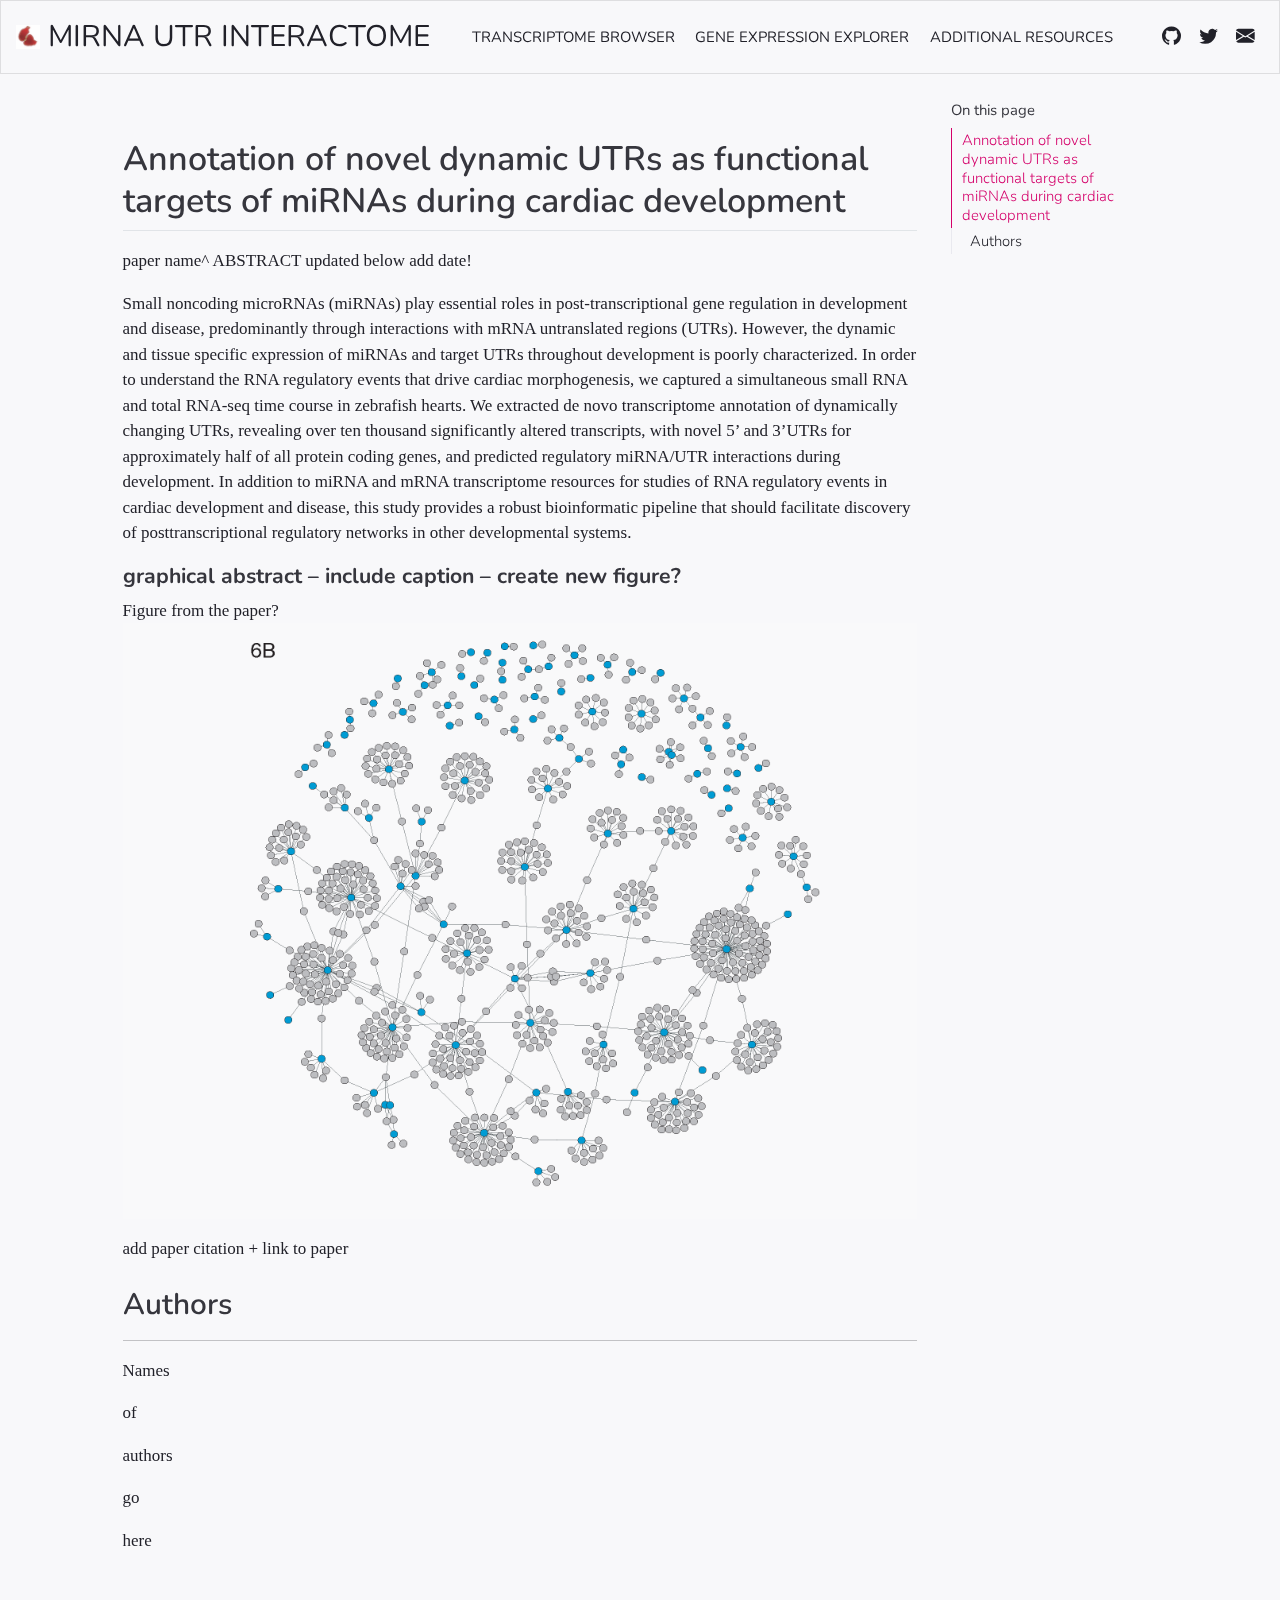
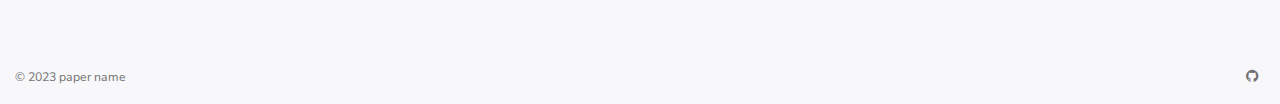
<file: docs/index.html>
<html xmlns="http://www.w3.org/1999/xhtml">    
  <head>      
    <title>Redirect to content/subpage.html</title>      
    <meta http-equiv="refresh" content="0;URL='content/subpage.html'" />    
  </head>    
  <body> 
  </body>  
</html>
</file>
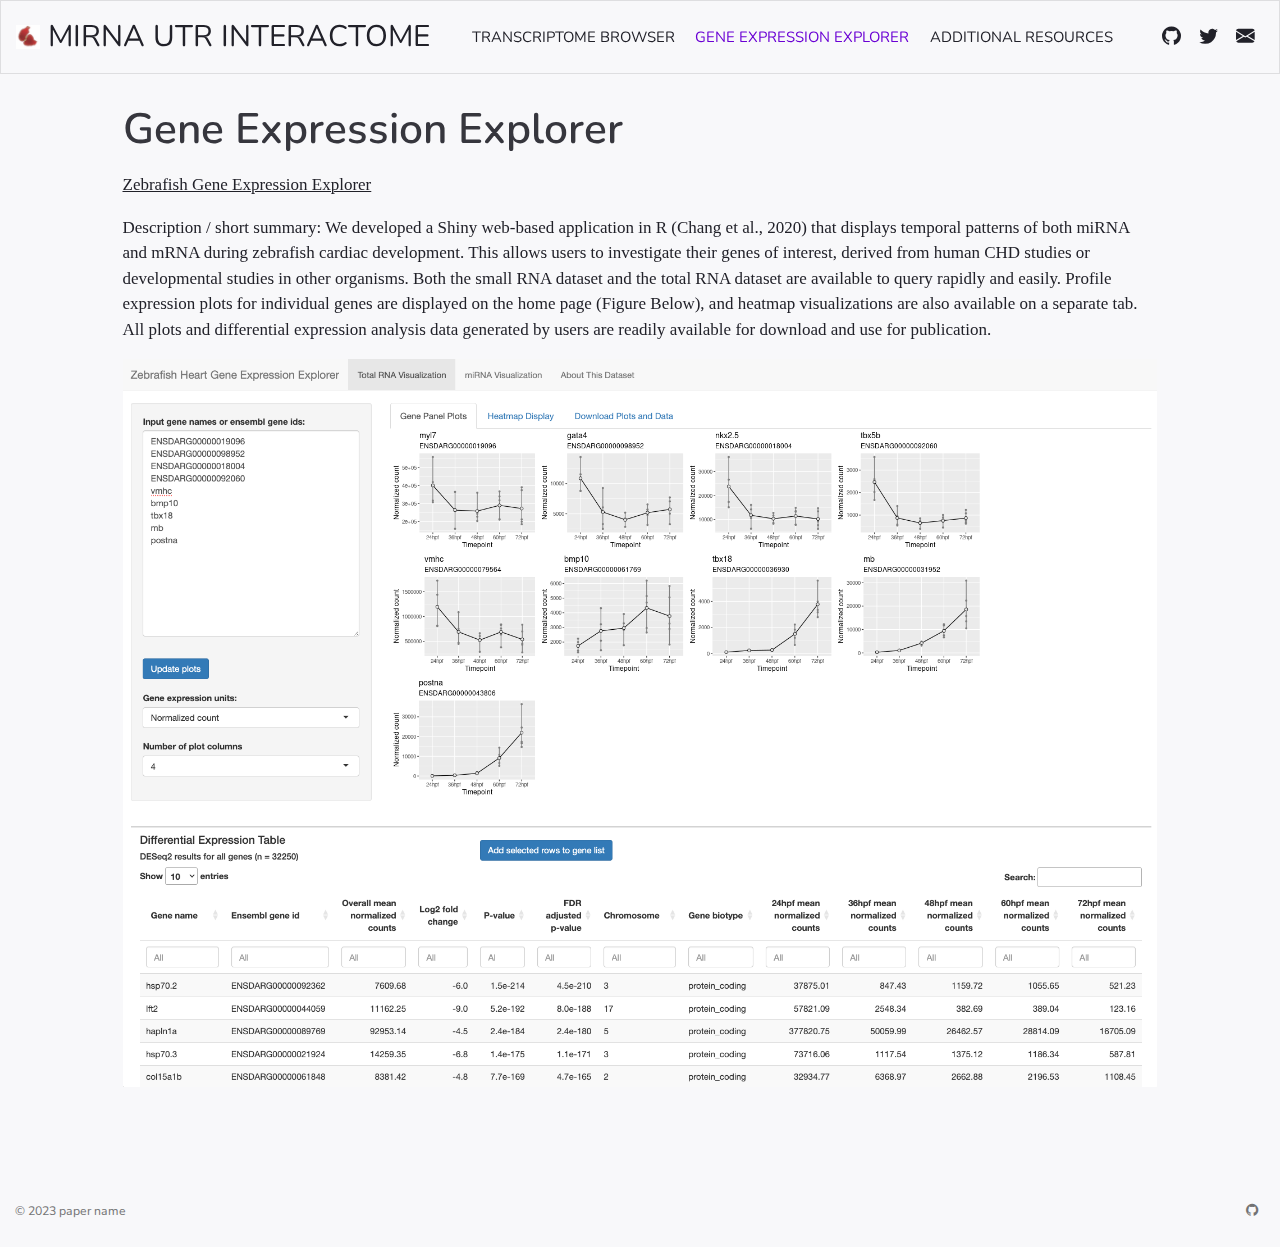
<file: docs/content/cardiac_mirna.html>
<!DOCTYPE html>
<html xmlns="http://www.w3.org/1999/xhtml" lang="en" xml:lang="en"><head>

<meta charset="utf-8">
<meta name="generator" content="quarto-1.3.433">

<meta name="viewport" content="width=device-width, initial-scale=1.0, user-scalable=yes">


<title>miRNA UTR interactome - Gene Expression Explorer</title>
<style>
code{white-space: pre-wrap;}
span.smallcaps{font-variant: small-caps;}
div.columns{display: flex; gap: min(4vw, 1.5em);}
div.column{flex: auto; overflow-x: auto;}
div.hanging-indent{margin-left: 1.5em; text-indent: -1.5em;}
ul.task-list{list-style: none;}
ul.task-list li input[type="checkbox"] {
  width: 0.8em;
  margin: 0 0.8em 0.2em -1em; /* quarto-specific, see https://github.com/quarto-dev/quarto-cli/issues/4556 */ 
  vertical-align: middle;
}
</style>


<script src="../site_libs/quarto-nav/quarto-nav.js"></script>
<script src="../site_libs/quarto-nav/headroom.min.js"></script>
<link href="..//images/favicon.png" rel="icon" type="image/png">
<script src="../site_libs/clipboard/clipboard.min.js"></script>
<script src="../site_libs/quarto-html/quarto.js"></script>
<script src="../site_libs/quarto-html/popper.min.js"></script>
<script src="../site_libs/quarto-html/tippy.umd.min.js"></script>
<script src="../site_libs/quarto-html/anchor.min.js"></script>
<link href="../site_libs/quarto-html/tippy.css" rel="stylesheet">
<link href="../site_libs/quarto-html/quarto-syntax-highlighting.css" rel="stylesheet" id="quarto-text-highlighting-styles">
<script src="../site_libs/bootstrap/bootstrap.min.js"></script>
<link href="../site_libs/bootstrap/bootstrap-icons.css" rel="stylesheet">
<link href="../site_libs/bootstrap/bootstrap.min.css" rel="stylesheet" id="quarto-bootstrap" data-mode="light">
<script id="quarto-search-options" type="application/json">{
  "language": {
    "search-no-results-text": "No results",
    "search-matching-documents-text": "matching documents",
    "search-copy-link-title": "Copy link to search",
    "search-hide-matches-text": "Hide additional matches",
    "search-more-match-text": "more match in this document",
    "search-more-matches-text": "more matches in this document",
    "search-clear-button-title": "Clear",
    "search-detached-cancel-button-title": "Cancel",
    "search-submit-button-title": "Submit",
    "search-label": "Search"
  }
}</script>
<style>html{ scroll-behavior: smooth; }</style>


<meta property="og:title" content="miRNA UTR interactome - Gene Expression Explorer">
<meta property="og:description" content="">
<meta property="og:image" content="https://github.com/Madison-Wiffler/quarto_trial5.html/images/shinyapp.png">
<meta property="og:site-name" content="miRNA UTR interactome">
<meta property="og:image:height" content="1296">
<meta property="og:image:width" content="1842">
<meta name="twitter:title" content="miRNA UTR interactome - Gene Expression Explorer">
<meta name="twitter:description" content="">
<meta name="twitter:image" content="https://github.com/Madison-Wiffler/quarto_trial5.html/images/shinyapp.png">
<meta name="twitter:creator" content="@Madison Wiffler">
<meta name="twitter:image-height" content="1296">
<meta name="twitter:image-width" content="1842">
<meta name="twitter:card" content="summary_large_image">
</head>

<body class="nav-fixed">

<div id="quarto-search-results"></div>
  <header id="quarto-header" class="headroom fixed-top">
    <nav class="navbar navbar-expand-lg navbar-dark ">
      <div class="navbar-container container-fluid">
      <div class="navbar-brand-container">
    <a href="../index.html" class="navbar-brand navbar-brand-logo">
    <img src="../images/heart_img2.png" alt="Website logo image" class="navbar-logo">
    </a>
    <a class="navbar-brand" href="../index.html">
    <span class="navbar-title">miRNA UTR interactome</span>
    </a>
  </div>
          <button class="navbar-toggler" type="button" data-bs-toggle="collapse" data-bs-target="#navbarCollapse" aria-controls="navbarCollapse" aria-expanded="false" aria-label="Toggle navigation" onclick="if (window.quartoToggleHeadroom) { window.quartoToggleHeadroom(); }">
  <span class="navbar-toggler-icon"></span>
</button>
          <div class="collapse navbar-collapse" id="navbarCollapse">
            <ul class="navbar-nav navbar-nav-scroll me-auto">
  <li class="nav-item">
    <a class="nav-link" href="../content/j_browser.html" rel="" target="">
 <span class="menu-text">Transcriptome Browser</span></a>
  </li>  
  <li class="nav-item">
    <a class="nav-link active" href="../content/cardiac_mirna.html" rel="" target="" aria-current="page">
 <span class="menu-text">Gene Expression Explorer</span></a>
  </li>  
  <li class="nav-item">
    <a class="nav-link" href="../content/methods.html" rel="" target="">
 <span class="menu-text">Additional Resources</span></a>
  </li>  
</ul>
            <ul class="navbar-nav navbar-nav-scroll ms-auto">
  <li class="nav-item compact">
    <a class="nav-link" href="https://github.com/wiesehahn" rel="" target=""><i class="bi bi-github" role="img">
</i> 
 <span class="menu-text"></span></a>
  </li>  
  <li class="nav-item compact">
    <a class="nav-link" href="https://twitter.com/JensWiesehahn" rel="" target=""><i class="bi bi-twitter" role="img">
</i> 
 <span class="menu-text"></span></a>
  </li>  
  <li class="nav-item compact">
    <a class="nav-link" href="mailto::u1361808@utah.edu" rel="" target=""><i class="bi bi-envelope-fill" role="img">
</i> 
 <span class="menu-text"></span></a>
  </li>  
</ul>
            <div class="quarto-navbar-tools">
</div>
          </div> <!-- /navcollapse -->
      </div> <!-- /container-fluid -->
    </nav>
</header>
<!-- content -->
<div id="quarto-content" class="quarto-container page-columns page-rows-contents page-layout-full page-navbar">
<!-- sidebar -->
<!-- margin-sidebar -->
    <div id="quarto-margin-sidebar" class="sidebar margin-sidebar zindex-bottom">
        
    </div>
<!-- main -->
<main class="content column-page" id="quarto-document-content">

<header id="title-block-header" class="quarto-title-block default">
<div class="quarto-title">
<h1 class="title">Gene Expression Explorer</h1>
</div>



<div class="quarto-title-meta">

    
  
    
  </div>
  

</header>

<p><a href="http://yosttools.genetics.utah.edu/zebrafish_heart_timecourse/">Zebrafish Gene Expression Explorer</a></p>
<p>Description / short summary: We developed a Shiny web-based application in R (Chang et al., 2020) that displays temporal patterns of both miRNA and mRNA during zebrafish cardiac development. This allows users to investigate their genes of interest, derived from human CHD studies or developmental studies in other organisms. Both the small RNA dataset and the total RNA dataset are available to query rapidly and easily. Profile expression plots for individual genes are displayed on the home page (Figure Below), and heatmap visualizations are also available on a separate tab. All plots and differential expression analysis data generated by users are readily available for download and use for publication.</p>
<p><img src="../images/shinyapp.png" class="img-fluid"></p>



</main> <!-- /main -->
<script id="quarto-html-after-body" type="application/javascript">
window.document.addEventListener("DOMContentLoaded", function (event) {
  const toggleBodyColorMode = (bsSheetEl) => {
    const mode = bsSheetEl.getAttribute("data-mode");
    const bodyEl = window.document.querySelector("body");
    if (mode === "dark") {
      bodyEl.classList.add("quarto-dark");
      bodyEl.classList.remove("quarto-light");
    } else {
      bodyEl.classList.add("quarto-light");
      bodyEl.classList.remove("quarto-dark");
    }
  }
  const toggleBodyColorPrimary = () => {
    const bsSheetEl = window.document.querySelector("link#quarto-bootstrap");
    if (bsSheetEl) {
      toggleBodyColorMode(bsSheetEl);
    }
  }
  toggleBodyColorPrimary();  
  const icon = "";
  const anchorJS = new window.AnchorJS();
  anchorJS.options = {
    placement: 'right',
    icon: icon
  };
  anchorJS.add('.anchored');
  const isCodeAnnotation = (el) => {
    for (const clz of el.classList) {
      if (clz.startsWith('code-annotation-')) {                     
        return true;
      }
    }
    return false;
  }
  const clipboard = new window.ClipboardJS('.code-copy-button', {
    text: function(trigger) {
      const codeEl = trigger.previousElementSibling.cloneNode(true);
      for (const childEl of codeEl.children) {
        if (isCodeAnnotation(childEl)) {
          childEl.remove();
        }
      }
      return codeEl.innerText;
    }
  });
  clipboard.on('success', function(e) {
    // button target
    const button = e.trigger;
    // don't keep focus
    button.blur();
    // flash "checked"
    button.classList.add('code-copy-button-checked');
    var currentTitle = button.getAttribute("title");
    button.setAttribute("title", "Copied!");
    let tooltip;
    if (window.bootstrap) {
      button.setAttribute("data-bs-toggle", "tooltip");
      button.setAttribute("data-bs-placement", "left");
      button.setAttribute("data-bs-title", "Copied!");
      tooltip = new bootstrap.Tooltip(button, 
        { trigger: "manual", 
          customClass: "code-copy-button-tooltip",
          offset: [0, -8]});
      tooltip.show();    
    }
    setTimeout(function() {
      if (tooltip) {
        tooltip.hide();
        button.removeAttribute("data-bs-title");
        button.removeAttribute("data-bs-toggle");
        button.removeAttribute("data-bs-placement");
      }
      button.setAttribute("title", currentTitle);
      button.classList.remove('code-copy-button-checked');
    }, 1000);
    // clear code selection
    e.clearSelection();
  });
  function tippyHover(el, contentFn) {
    const config = {
      allowHTML: true,
      content: contentFn,
      maxWidth: 500,
      delay: 100,
      arrow: false,
      appendTo: function(el) {
          return el.parentElement;
      },
      interactive: true,
      interactiveBorder: 10,
      theme: 'quarto',
      placement: 'bottom-start'
    };
    window.tippy(el, config); 
  }
  const noterefs = window.document.querySelectorAll('a[role="doc-noteref"]');
  for (var i=0; i<noterefs.length; i++) {
    const ref = noterefs[i];
    tippyHover(ref, function() {
      // use id or data attribute instead here
      let href = ref.getAttribute('data-footnote-href') || ref.getAttribute('href');
      try { href = new URL(href).hash; } catch {}
      const id = href.replace(/^#\/?/, "");
      const note = window.document.getElementById(id);
      return note.innerHTML;
    });
  }
      let selectedAnnoteEl;
      const selectorForAnnotation = ( cell, annotation) => {
        let cellAttr = 'data-code-cell="' + cell + '"';
        let lineAttr = 'data-code-annotation="' +  annotation + '"';
        const selector = 'span[' + cellAttr + '][' + lineAttr + ']';
        return selector;
      }
      const selectCodeLines = (annoteEl) => {
        const doc = window.document;
        const targetCell = annoteEl.getAttribute("data-target-cell");
        const targetAnnotation = annoteEl.getAttribute("data-target-annotation");
        const annoteSpan = window.document.querySelector(selectorForAnnotation(targetCell, targetAnnotation));
        const lines = annoteSpan.getAttribute("data-code-lines").split(",");
        const lineIds = lines.map((line) => {
          return targetCell + "-" + line;
        })
        let top = null;
        let height = null;
        let parent = null;
        if (lineIds.length > 0) {
            //compute the position of the single el (top and bottom and make a div)
            const el = window.document.getElementById(lineIds[0]);
            top = el.offsetTop;
            height = el.offsetHeight;
            parent = el.parentElement.parentElement;
          if (lineIds.length > 1) {
            const lastEl = window.document.getElementById(lineIds[lineIds.length - 1]);
            const bottom = lastEl.offsetTop + lastEl.offsetHeight;
            height = bottom - top;
          }
          if (top !== null && height !== null && parent !== null) {
            // cook up a div (if necessary) and position it 
            let div = window.document.getElementById("code-annotation-line-highlight");
            if (div === null) {
              div = window.document.createElement("div");
              div.setAttribute("id", "code-annotation-line-highlight");
              div.style.position = 'absolute';
              parent.appendChild(div);
            }
            div.style.top = top - 2 + "px";
            div.style.height = height + 4 + "px";
            let gutterDiv = window.document.getElementById("code-annotation-line-highlight-gutter");
            if (gutterDiv === null) {
              gutterDiv = window.document.createElement("div");
              gutterDiv.setAttribute("id", "code-annotation-line-highlight-gutter");
              gutterDiv.style.position = 'absolute';
              const codeCell = window.document.getElementById(targetCell);
              const gutter = codeCell.querySelector('.code-annotation-gutter');
              gutter.appendChild(gutterDiv);
            }
            gutterDiv.style.top = top - 2 + "px";
            gutterDiv.style.height = height + 4 + "px";
          }
          selectedAnnoteEl = annoteEl;
        }
      };
      const unselectCodeLines = () => {
        const elementsIds = ["code-annotation-line-highlight", "code-annotation-line-highlight-gutter"];
        elementsIds.forEach((elId) => {
          const div = window.document.getElementById(elId);
          if (div) {
            div.remove();
          }
        });
        selectedAnnoteEl = undefined;
      };
      // Attach click handler to the DT
      const annoteDls = window.document.querySelectorAll('dt[data-target-cell]');
      for (const annoteDlNode of annoteDls) {
        annoteDlNode.addEventListener('click', (event) => {
          const clickedEl = event.target;
          if (clickedEl !== selectedAnnoteEl) {
            unselectCodeLines();
            const activeEl = window.document.querySelector('dt[data-target-cell].code-annotation-active');
            if (activeEl) {
              activeEl.classList.remove('code-annotation-active');
            }
            selectCodeLines(clickedEl);
            clickedEl.classList.add('code-annotation-active');
          } else {
            // Unselect the line
            unselectCodeLines();
            clickedEl.classList.remove('code-annotation-active');
          }
        });
      }
  const findCites = (el) => {
    const parentEl = el.parentElement;
    if (parentEl) {
      const cites = parentEl.dataset.cites;
      if (cites) {
        return {
          el,
          cites: cites.split(' ')
        };
      } else {
        return findCites(el.parentElement)
      }
    } else {
      return undefined;
    }
  };
  var bibliorefs = window.document.querySelectorAll('a[role="doc-biblioref"]');
  for (var i=0; i<bibliorefs.length; i++) {
    const ref = bibliorefs[i];
    const citeInfo = findCites(ref);
    if (citeInfo) {
      tippyHover(citeInfo.el, function() {
        var popup = window.document.createElement('div');
        citeInfo.cites.forEach(function(cite) {
          var citeDiv = window.document.createElement('div');
          citeDiv.classList.add('hanging-indent');
          citeDiv.classList.add('csl-entry');
          var biblioDiv = window.document.getElementById('ref-' + cite);
          if (biblioDiv) {
            citeDiv.innerHTML = biblioDiv.innerHTML;
          }
          popup.appendChild(citeDiv);
        });
        return popup.innerHTML;
      });
    }
  }
});
</script>
</div> <!-- /content -->
<footer class="footer">
  <div class="nav-footer">
    <div class="nav-footer-left">© 2023 paper name</div>   
    <div class="nav-footer-center">
      &nbsp;
    </div>
    <div class="nav-footer-right">
      <ul class="footer-items list-unstyled">
    <li class="nav-item compact">
    <a class="nav-link" href="https://github.com/wiesehahn/quarto_website_template">
      <i class="bi bi-github" role="img">
</i> 
    </a>
  </li>  
</ul>
    </div>
  </div>
</footer>



<script src="../site_libs/quarto-html/zenscroll-min.js"></script>
</body></html>
</file>
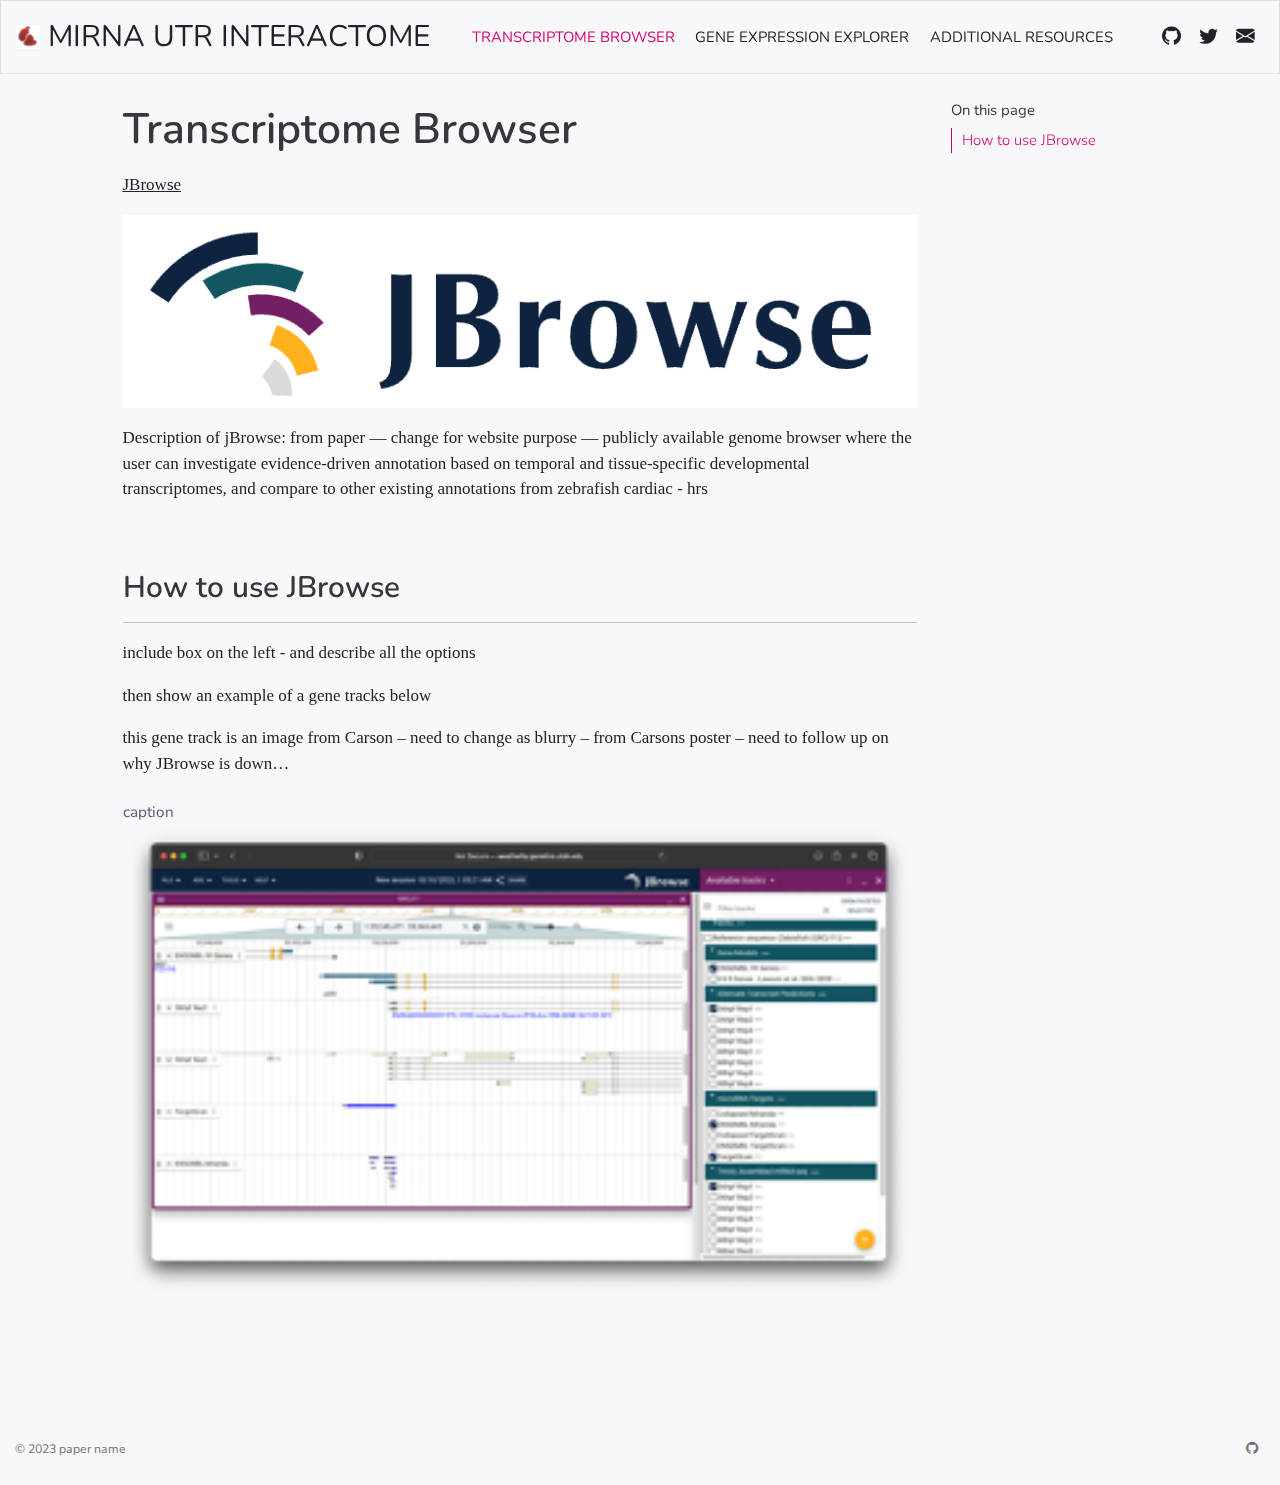
<file: docs/content/j_browser.html>
<!DOCTYPE html>
<html xmlns="http://www.w3.org/1999/xhtml" lang="en" xml:lang="en"><head>

<meta charset="utf-8">
<meta name="generator" content="quarto-1.3.433">

<meta name="viewport" content="width=device-width, initial-scale=1.0, user-scalable=yes">


<title>miRNA UTR interactome - Transcriptome Browser</title>
<style>
code{white-space: pre-wrap;}
span.smallcaps{font-variant: small-caps;}
div.columns{display: flex; gap: min(4vw, 1.5em);}
div.column{flex: auto; overflow-x: auto;}
div.hanging-indent{margin-left: 1.5em; text-indent: -1.5em;}
ul.task-list{list-style: none;}
ul.task-list li input[type="checkbox"] {
  width: 0.8em;
  margin: 0 0.8em 0.2em -1em; /* quarto-specific, see https://github.com/quarto-dev/quarto-cli/issues/4556 */ 
  vertical-align: middle;
}
</style>


<script src="../site_libs/quarto-nav/quarto-nav.js"></script>
<script src="../site_libs/quarto-nav/headroom.min.js"></script>
<link href="..//images/favicon.png" rel="icon" type="image/png">
<script src="../site_libs/clipboard/clipboard.min.js"></script>
<script src="../site_libs/quarto-html/quarto.js"></script>
<script src="../site_libs/quarto-html/popper.min.js"></script>
<script src="../site_libs/quarto-html/tippy.umd.min.js"></script>
<script src="../site_libs/quarto-html/anchor.min.js"></script>
<link href="../site_libs/quarto-html/tippy.css" rel="stylesheet">
<link href="../site_libs/quarto-html/quarto-syntax-highlighting.css" rel="stylesheet" id="quarto-text-highlighting-styles">
<script src="../site_libs/bootstrap/bootstrap.min.js"></script>
<link href="../site_libs/bootstrap/bootstrap-icons.css" rel="stylesheet">
<link href="../site_libs/bootstrap/bootstrap.min.css" rel="stylesheet" id="quarto-bootstrap" data-mode="light">
<script id="quarto-search-options" type="application/json">{
  "language": {
    "search-no-results-text": "No results",
    "search-matching-documents-text": "matching documents",
    "search-copy-link-title": "Copy link to search",
    "search-hide-matches-text": "Hide additional matches",
    "search-more-match-text": "more match in this document",
    "search-more-matches-text": "more matches in this document",
    "search-clear-button-title": "Clear",
    "search-detached-cancel-button-title": "Cancel",
    "search-submit-button-title": "Submit",
    "search-label": "Search"
  }
}</script>
<style>html{ scroll-behavior: smooth; }</style>


<meta property="og:title" content="miRNA UTR interactome - Transcriptome Browser">
<meta property="og:description" content="">
<meta property="og:image" content="https://github.com/Madison-Wiffler/quarto_trial5.html/images/jbrowse.png">
<meta property="og:site-name" content="miRNA UTR interactome">
<meta name="twitter:title" content="miRNA UTR interactome - Transcriptome Browser">
<meta name="twitter:description" content="">
<meta name="twitter:image" content="https://github.com/Madison-Wiffler/quarto_trial5.html/images/jbrowse.png">
<meta name="twitter:creator" content="@Madison Wiffler">
<meta name="twitter:card" content="summary_large_image">
</head>

<body class="nav-fixed">

<div id="quarto-search-results"></div>
  <header id="quarto-header" class="headroom fixed-top">
    <nav class="navbar navbar-expand-lg navbar-dark ">
      <div class="navbar-container container-fluid">
      <div class="navbar-brand-container">
    <a href="../index.html" class="navbar-brand navbar-brand-logo">
    <img src="../images/heart_img2.png" alt="Website logo image" class="navbar-logo">
    </a>
    <a class="navbar-brand" href="../index.html">
    <span class="navbar-title">miRNA UTR interactome</span>
    </a>
  </div>
          <button class="navbar-toggler" type="button" data-bs-toggle="collapse" data-bs-target="#navbarCollapse" aria-controls="navbarCollapse" aria-expanded="false" aria-label="Toggle navigation" onclick="if (window.quartoToggleHeadroom) { window.quartoToggleHeadroom(); }">
  <span class="navbar-toggler-icon"></span>
</button>
          <div class="collapse navbar-collapse" id="navbarCollapse">
            <ul class="navbar-nav navbar-nav-scroll me-auto">
  <li class="nav-item">
    <a class="nav-link active" href="../content/j_browser.html" rel="" target="" aria-current="page">
 <span class="menu-text">Transcriptome Browser</span></a>
  </li>  
  <li class="nav-item">
    <a class="nav-link" href="../content/cardiac_mirna.html" rel="" target="">
 <span class="menu-text">Gene Expression Explorer</span></a>
  </li>  
  <li class="nav-item">
    <a class="nav-link" href="../content/methods.html" rel="" target="">
 <span class="menu-text">Additional Resources</span></a>
  </li>  
</ul>
            <ul class="navbar-nav navbar-nav-scroll ms-auto">
  <li class="nav-item compact">
    <a class="nav-link" href="https://github.com/wiesehahn" rel="" target=""><i class="bi bi-github" role="img">
</i> 
 <span class="menu-text"></span></a>
  </li>  
  <li class="nav-item compact">
    <a class="nav-link" href="https://twitter.com/JensWiesehahn" rel="" target=""><i class="bi bi-twitter" role="img">
</i> 
 <span class="menu-text"></span></a>
  </li>  
  <li class="nav-item compact">
    <a class="nav-link" href="mailto::u1361808@utah.edu" rel="" target=""><i class="bi bi-envelope-fill" role="img">
</i> 
 <span class="menu-text"></span></a>
  </li>  
</ul>
            <div class="quarto-navbar-tools">
</div>
          </div> <!-- /navcollapse -->
      </div> <!-- /container-fluid -->
    </nav>
</header>
<!-- content -->
<div id="quarto-content" class="quarto-container page-columns page-rows-contents page-layout-full page-navbar">
<!-- sidebar -->
<!-- margin-sidebar -->
    <div id="quarto-margin-sidebar" class="sidebar margin-sidebar">
        <nav id="TOC" role="doc-toc" class="toc-active">
    <h2 id="toc-title">On this page</h2>
   
  <ul>
  <li><a href="#how-to-use-jbrowse" id="toc-how-to-use-jbrowse" class="nav-link active" data-scroll-target="#how-to-use-jbrowse">How to use JBrowse</a></li>
  </ul>
</nav>
    </div>
<!-- main -->
<main class="content column-page-left" id="quarto-document-content">

<header id="title-block-header" class="quarto-title-block default">
<div class="quarto-title">
<h1 class="title">Transcriptome Browser</h1>
</div>



<div class="quarto-title-meta">

    
  
    
  </div>
  

</header>

<p><a href="http://weatherby.genetics.utah.edu/zebrafish/jbrowse1/?loc=5&amp;tracks=36hpf_rep3_test%2C36hpf_rep4_test%2C48hpf_rep3_test%2C48hpf_rep4_test%2Cgenes%2Clawson&amp;highlight=">JBrowse</a></p>
<p><img src="../images/jbrowse.png" class="img-fluid"></p>
<p>Description of jBrowse: from paper — change for website purpose — publicly available genome browser where the user can investigate evidence-driven annotation based on temporal and tissue-specific developmental transcriptomes, and compare to other existing annotations from zebrafish cardiac - hrs</p>
<p><br>
</p>
<section id="how-to-use-jbrowse" class="level3">
<h3 class="anchored" data-anchor-id="how-to-use-jbrowse">How to use JBrowse</h3>
<hr>
<p>include box on the left - and describe all the options</p>
<p>then show an example of a gene tracks below</p>
<p>this gene track is an image from Carson – need to change as blurry – from Carsons poster – need to follow up on why JBrowse is down…</p>
<div class="quarto-figure quarto-figure-center">
<figure class="figure">
<figcaption class="figure-caption">caption</figcaption>
<p><img src="../images/jbrowse_carson.png" class="img-fluid figure-img" width="900"></p>
</figure>
</div>


</section>

</main> <!-- /main -->
<script id="quarto-html-after-body" type="application/javascript">
window.document.addEventListener("DOMContentLoaded", function (event) {
  const toggleBodyColorMode = (bsSheetEl) => {
    const mode = bsSheetEl.getAttribute("data-mode");
    const bodyEl = window.document.querySelector("body");
    if (mode === "dark") {
      bodyEl.classList.add("quarto-dark");
      bodyEl.classList.remove("quarto-light");
    } else {
      bodyEl.classList.add("quarto-light");
      bodyEl.classList.remove("quarto-dark");
    }
  }
  const toggleBodyColorPrimary = () => {
    const bsSheetEl = window.document.querySelector("link#quarto-bootstrap");
    if (bsSheetEl) {
      toggleBodyColorMode(bsSheetEl);
    }
  }
  toggleBodyColorPrimary();  
  const icon = "";
  const anchorJS = new window.AnchorJS();
  anchorJS.options = {
    placement: 'right',
    icon: icon
  };
  anchorJS.add('.anchored');
  const isCodeAnnotation = (el) => {
    for (const clz of el.classList) {
      if (clz.startsWith('code-annotation-')) {                     
        return true;
      }
    }
    return false;
  }
  const clipboard = new window.ClipboardJS('.code-copy-button', {
    text: function(trigger) {
      const codeEl = trigger.previousElementSibling.cloneNode(true);
      for (const childEl of codeEl.children) {
        if (isCodeAnnotation(childEl)) {
          childEl.remove();
        }
      }
      return codeEl.innerText;
    }
  });
  clipboard.on('success', function(e) {
    // button target
    const button = e.trigger;
    // don't keep focus
    button.blur();
    // flash "checked"
    button.classList.add('code-copy-button-checked');
    var currentTitle = button.getAttribute("title");
    button.setAttribute("title", "Copied!");
    let tooltip;
    if (window.bootstrap) {
      button.setAttribute("data-bs-toggle", "tooltip");
      button.setAttribute("data-bs-placement", "left");
      button.setAttribute("data-bs-title", "Copied!");
      tooltip = new bootstrap.Tooltip(button, 
        { trigger: "manual", 
          customClass: "code-copy-button-tooltip",
          offset: [0, -8]});
      tooltip.show();    
    }
    setTimeout(function() {
      if (tooltip) {
        tooltip.hide();
        button.removeAttribute("data-bs-title");
        button.removeAttribute("data-bs-toggle");
        button.removeAttribute("data-bs-placement");
      }
      button.setAttribute("title", currentTitle);
      button.classList.remove('code-copy-button-checked');
    }, 1000);
    // clear code selection
    e.clearSelection();
  });
  function tippyHover(el, contentFn) {
    const config = {
      allowHTML: true,
      content: contentFn,
      maxWidth: 500,
      delay: 100,
      arrow: false,
      appendTo: function(el) {
          return el.parentElement;
      },
      interactive: true,
      interactiveBorder: 10,
      theme: 'quarto',
      placement: 'bottom-start'
    };
    window.tippy(el, config); 
  }
  const noterefs = window.document.querySelectorAll('a[role="doc-noteref"]');
  for (var i=0; i<noterefs.length; i++) {
    const ref = noterefs[i];
    tippyHover(ref, function() {
      // use id or data attribute instead here
      let href = ref.getAttribute('data-footnote-href') || ref.getAttribute('href');
      try { href = new URL(href).hash; } catch {}
      const id = href.replace(/^#\/?/, "");
      const note = window.document.getElementById(id);
      return note.innerHTML;
    });
  }
      let selectedAnnoteEl;
      const selectorForAnnotation = ( cell, annotation) => {
        let cellAttr = 'data-code-cell="' + cell + '"';
        let lineAttr = 'data-code-annotation="' +  annotation + '"';
        const selector = 'span[' + cellAttr + '][' + lineAttr + ']';
        return selector;
      }
      const selectCodeLines = (annoteEl) => {
        const doc = window.document;
        const targetCell = annoteEl.getAttribute("data-target-cell");
        const targetAnnotation = annoteEl.getAttribute("data-target-annotation");
        const annoteSpan = window.document.querySelector(selectorForAnnotation(targetCell, targetAnnotation));
        const lines = annoteSpan.getAttribute("data-code-lines").split(",");
        const lineIds = lines.map((line) => {
          return targetCell + "-" + line;
        })
        let top = null;
        let height = null;
        let parent = null;
        if (lineIds.length > 0) {
            //compute the position of the single el (top and bottom and make a div)
            const el = window.document.getElementById(lineIds[0]);
            top = el.offsetTop;
            height = el.offsetHeight;
            parent = el.parentElement.parentElement;
          if (lineIds.length > 1) {
            const lastEl = window.document.getElementById(lineIds[lineIds.length - 1]);
            const bottom = lastEl.offsetTop + lastEl.offsetHeight;
            height = bottom - top;
          }
          if (top !== null && height !== null && parent !== null) {
            // cook up a div (if necessary) and position it 
            let div = window.document.getElementById("code-annotation-line-highlight");
            if (div === null) {
              div = window.document.createElement("div");
              div.setAttribute("id", "code-annotation-line-highlight");
              div.style.position = 'absolute';
              parent.appendChild(div);
            }
            div.style.top = top - 2 + "px";
            div.style.height = height + 4 + "px";
            let gutterDiv = window.document.getElementById("code-annotation-line-highlight-gutter");
            if (gutterDiv === null) {
              gutterDiv = window.document.createElement("div");
              gutterDiv.setAttribute("id", "code-annotation-line-highlight-gutter");
              gutterDiv.style.position = 'absolute';
              const codeCell = window.document.getElementById(targetCell);
              const gutter = codeCell.querySelector('.code-annotation-gutter');
              gutter.appendChild(gutterDiv);
            }
            gutterDiv.style.top = top - 2 + "px";
            gutterDiv.style.height = height + 4 + "px";
          }
          selectedAnnoteEl = annoteEl;
        }
      };
      const unselectCodeLines = () => {
        const elementsIds = ["code-annotation-line-highlight", "code-annotation-line-highlight-gutter"];
        elementsIds.forEach((elId) => {
          const div = window.document.getElementById(elId);
          if (div) {
            div.remove();
          }
        });
        selectedAnnoteEl = undefined;
      };
      // Attach click handler to the DT
      const annoteDls = window.document.querySelectorAll('dt[data-target-cell]');
      for (const annoteDlNode of annoteDls) {
        annoteDlNode.addEventListener('click', (event) => {
          const clickedEl = event.target;
          if (clickedEl !== selectedAnnoteEl) {
            unselectCodeLines();
            const activeEl = window.document.querySelector('dt[data-target-cell].code-annotation-active');
            if (activeEl) {
              activeEl.classList.remove('code-annotation-active');
            }
            selectCodeLines(clickedEl);
            clickedEl.classList.add('code-annotation-active');
          } else {
            // Unselect the line
            unselectCodeLines();
            clickedEl.classList.remove('code-annotation-active');
          }
        });
      }
  const findCites = (el) => {
    const parentEl = el.parentElement;
    if (parentEl) {
      const cites = parentEl.dataset.cites;
      if (cites) {
        return {
          el,
          cites: cites.split(' ')
        };
      } else {
        return findCites(el.parentElement)
      }
    } else {
      return undefined;
    }
  };
  var bibliorefs = window.document.querySelectorAll('a[role="doc-biblioref"]');
  for (var i=0; i<bibliorefs.length; i++) {
    const ref = bibliorefs[i];
    const citeInfo = findCites(ref);
    if (citeInfo) {
      tippyHover(citeInfo.el, function() {
        var popup = window.document.createElement('div');
        citeInfo.cites.forEach(function(cite) {
          var citeDiv = window.document.createElement('div');
          citeDiv.classList.add('hanging-indent');
          citeDiv.classList.add('csl-entry');
          var biblioDiv = window.document.getElementById('ref-' + cite);
          if (biblioDiv) {
            citeDiv.innerHTML = biblioDiv.innerHTML;
          }
          popup.appendChild(citeDiv);
        });
        return popup.innerHTML;
      });
    }
  }
});
</script>
</div> <!-- /content -->
<footer class="footer">
  <div class="nav-footer">
    <div class="nav-footer-left">© 2023 paper name</div>   
    <div class="nav-footer-center">
      &nbsp;
    </div>
    <div class="nav-footer-right">
      <ul class="footer-items list-unstyled">
    <li class="nav-item compact">
    <a class="nav-link" href="https://github.com/wiesehahn/quarto_website_template">
      <i class="bi bi-github" role="img">
</i> 
    </a>
  </li>  
</ul>
    </div>
  </div>
</footer>



<script src="../site_libs/quarto-html/zenscroll-min.js"></script>
</body></html>
</file>
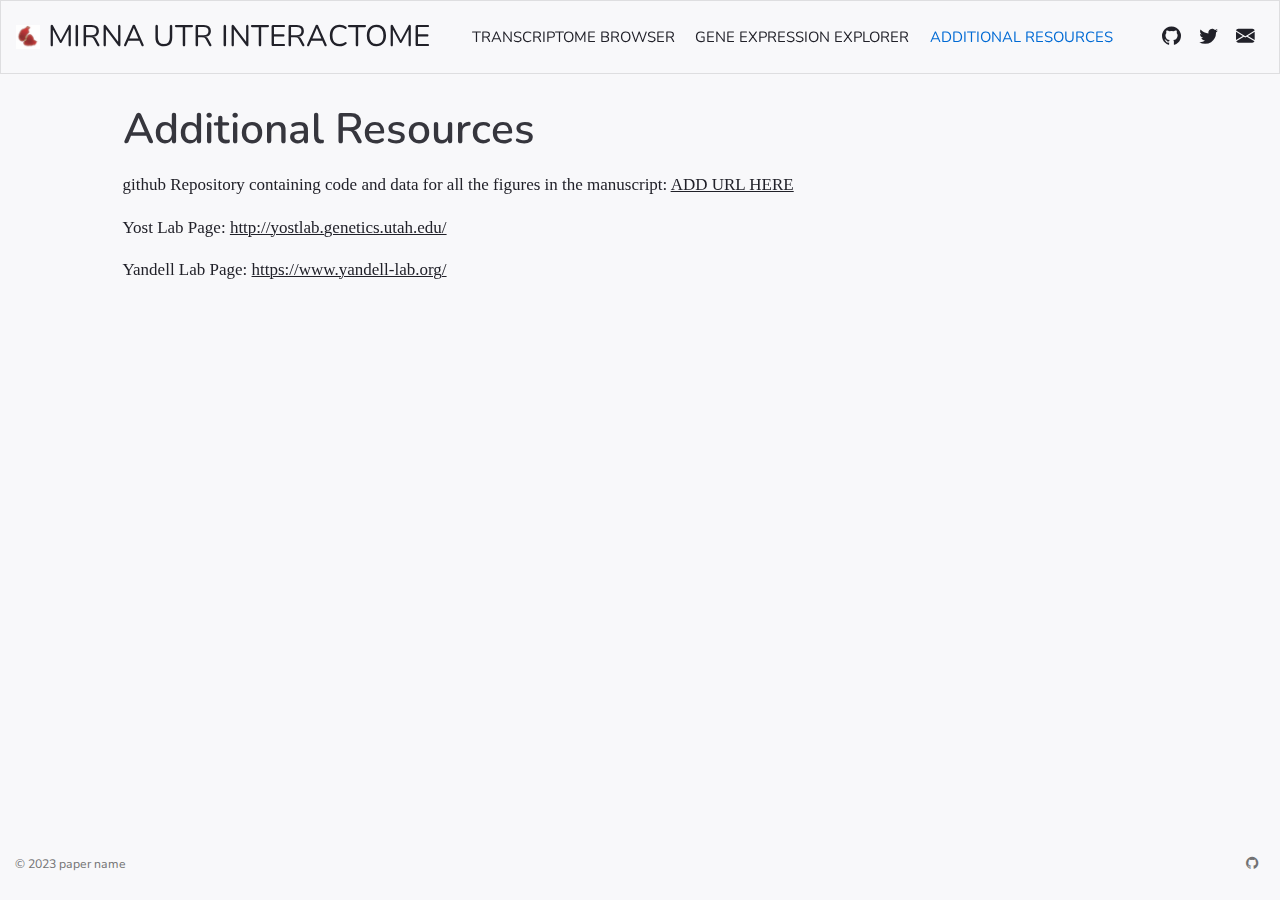
<file: docs/content/methods.html>
<!DOCTYPE html>
<html xmlns="http://www.w3.org/1999/xhtml" lang="en" xml:lang="en"><head>

<meta charset="utf-8">
<meta name="generator" content="quarto-1.3.433">

<meta name="viewport" content="width=device-width, initial-scale=1.0, user-scalable=yes">


<title>miRNA UTR interactome - Additional Resources</title>
<style>
code{white-space: pre-wrap;}
span.smallcaps{font-variant: small-caps;}
div.columns{display: flex; gap: min(4vw, 1.5em);}
div.column{flex: auto; overflow-x: auto;}
div.hanging-indent{margin-left: 1.5em; text-indent: -1.5em;}
ul.task-list{list-style: none;}
ul.task-list li input[type="checkbox"] {
  width: 0.8em;
  margin: 0 0.8em 0.2em -1em; /* quarto-specific, see https://github.com/quarto-dev/quarto-cli/issues/4556 */ 
  vertical-align: middle;
}
</style>


<script src="../site_libs/quarto-nav/quarto-nav.js"></script>
<script src="../site_libs/quarto-nav/headroom.min.js"></script>
<link href="..//images/favicon.png" rel="icon" type="image/png">
<script src="../site_libs/clipboard/clipboard.min.js"></script>
<script src="../site_libs/quarto-html/quarto.js"></script>
<script src="../site_libs/quarto-html/popper.min.js"></script>
<script src="../site_libs/quarto-html/tippy.umd.min.js"></script>
<script src="../site_libs/quarto-html/anchor.min.js"></script>
<link href="../site_libs/quarto-html/tippy.css" rel="stylesheet">
<link href="../site_libs/quarto-html/quarto-syntax-highlighting.css" rel="stylesheet" id="quarto-text-highlighting-styles">
<script src="../site_libs/bootstrap/bootstrap.min.js"></script>
<link href="../site_libs/bootstrap/bootstrap-icons.css" rel="stylesheet">
<link href="../site_libs/bootstrap/bootstrap.min.css" rel="stylesheet" id="quarto-bootstrap" data-mode="light">
<script id="quarto-search-options" type="application/json">{
  "language": {
    "search-no-results-text": "No results",
    "search-matching-documents-text": "matching documents",
    "search-copy-link-title": "Copy link to search",
    "search-hide-matches-text": "Hide additional matches",
    "search-more-match-text": "more match in this document",
    "search-more-matches-text": "more matches in this document",
    "search-clear-button-title": "Clear",
    "search-detached-cancel-button-title": "Cancel",
    "search-submit-button-title": "Submit",
    "search-label": "Search"
  }
}</script>
<style>html{ scroll-behavior: smooth; }</style>


<meta property="og:title" content="miRNA UTR interactome - Additional Resources">
<meta property="og:description" content="">
<meta property="og:site-name" content="miRNA UTR interactome">
<meta name="twitter:title" content="miRNA UTR interactome - Additional Resources">
<meta name="twitter:description" content="">
<meta name="twitter:creator" content="@Madison Wiffler">
<meta name="twitter:card" content="summary">
</head>

<body class="nav-fixed">

<div id="quarto-search-results"></div>
  <header id="quarto-header" class="headroom fixed-top">
    <nav class="navbar navbar-expand-lg navbar-dark ">
      <div class="navbar-container container-fluid">
      <div class="navbar-brand-container">
    <a href="../index.html" class="navbar-brand navbar-brand-logo">
    <img src="../images/heart_img2.png" alt="Website logo image" class="navbar-logo">
    </a>
    <a class="navbar-brand" href="../index.html">
    <span class="navbar-title">miRNA UTR interactome</span>
    </a>
  </div>
          <button class="navbar-toggler" type="button" data-bs-toggle="collapse" data-bs-target="#navbarCollapse" aria-controls="navbarCollapse" aria-expanded="false" aria-label="Toggle navigation" onclick="if (window.quartoToggleHeadroom) { window.quartoToggleHeadroom(); }">
  <span class="navbar-toggler-icon"></span>
</button>
          <div class="collapse navbar-collapse" id="navbarCollapse">
            <ul class="navbar-nav navbar-nav-scroll me-auto">
  <li class="nav-item">
    <a class="nav-link" href="../content/j_browser.html" rel="" target="">
 <span class="menu-text">Transcriptome Browser</span></a>
  </li>  
  <li class="nav-item">
    <a class="nav-link" href="../content/cardiac_mirna.html" rel="" target="">
 <span class="menu-text">Gene Expression Explorer</span></a>
  </li>  
  <li class="nav-item">
    <a class="nav-link active" href="../content/methods.html" rel="" target="" aria-current="page">
 <span class="menu-text">Additional Resources</span></a>
  </li>  
</ul>
            <ul class="navbar-nav navbar-nav-scroll ms-auto">
  <li class="nav-item compact">
    <a class="nav-link" href="https://github.com/wiesehahn" rel="" target=""><i class="bi bi-github" role="img">
</i> 
 <span class="menu-text"></span></a>
  </li>  
  <li class="nav-item compact">
    <a class="nav-link" href="https://twitter.com/JensWiesehahn" rel="" target=""><i class="bi bi-twitter" role="img">
</i> 
 <span class="menu-text"></span></a>
  </li>  
  <li class="nav-item compact">
    <a class="nav-link" href="mailto::u1361808@utah.edu" rel="" target=""><i class="bi bi-envelope-fill" role="img">
</i> 
 <span class="menu-text"></span></a>
  </li>  
</ul>
            <div class="quarto-navbar-tools">
</div>
          </div> <!-- /navcollapse -->
      </div> <!-- /container-fluid -->
    </nav>
</header>
<!-- content -->
<div id="quarto-content" class="quarto-container page-columns page-rows-contents page-layout-full page-navbar">
<!-- sidebar -->
<!-- margin-sidebar -->
    <div id="quarto-margin-sidebar" class="sidebar margin-sidebar zindex-bottom">
        
    </div>
<!-- main -->
<main class="content column-page" id="quarto-document-content">

<header id="title-block-header" class="quarto-title-block default">
<div class="quarto-title">
<h1 class="title">Additional Resources</h1>
</div>



<div class="quarto-title-meta">

    
  
    
  </div>
  

</header>

<p>github Repository containing code and data for all the figures in the manuscript: <a href="URL">ADD URL HERE</a></p>
<p>Yost Lab Page: <a href="http://yostlab.genetics.utah.edu/">http://yostlab.genetics.utah.edu/</a></p>
<p>Yandell Lab Page: <a href="https://www.yandell-lab.org/">https://www.yandell-lab.org/</a></p>



</main> <!-- /main -->
<script id="quarto-html-after-body" type="application/javascript">
window.document.addEventListener("DOMContentLoaded", function (event) {
  const toggleBodyColorMode = (bsSheetEl) => {
    const mode = bsSheetEl.getAttribute("data-mode");
    const bodyEl = window.document.querySelector("body");
    if (mode === "dark") {
      bodyEl.classList.add("quarto-dark");
      bodyEl.classList.remove("quarto-light");
    } else {
      bodyEl.classList.add("quarto-light");
      bodyEl.classList.remove("quarto-dark");
    }
  }
  const toggleBodyColorPrimary = () => {
    const bsSheetEl = window.document.querySelector("link#quarto-bootstrap");
    if (bsSheetEl) {
      toggleBodyColorMode(bsSheetEl);
    }
  }
  toggleBodyColorPrimary();  
  const icon = "";
  const anchorJS = new window.AnchorJS();
  anchorJS.options = {
    placement: 'right',
    icon: icon
  };
  anchorJS.add('.anchored');
  const isCodeAnnotation = (el) => {
    for (const clz of el.classList) {
      if (clz.startsWith('code-annotation-')) {                     
        return true;
      }
    }
    return false;
  }
  const clipboard = new window.ClipboardJS('.code-copy-button', {
    text: function(trigger) {
      const codeEl = trigger.previousElementSibling.cloneNode(true);
      for (const childEl of codeEl.children) {
        if (isCodeAnnotation(childEl)) {
          childEl.remove();
        }
      }
      return codeEl.innerText;
    }
  });
  clipboard.on('success', function(e) {
    // button target
    const button = e.trigger;
    // don't keep focus
    button.blur();
    // flash "checked"
    button.classList.add('code-copy-button-checked');
    var currentTitle = button.getAttribute("title");
    button.setAttribute("title", "Copied!");
    let tooltip;
    if (window.bootstrap) {
      button.setAttribute("data-bs-toggle", "tooltip");
      button.setAttribute("data-bs-placement", "left");
      button.setAttribute("data-bs-title", "Copied!");
      tooltip = new bootstrap.Tooltip(button, 
        { trigger: "manual", 
          customClass: "code-copy-button-tooltip",
          offset: [0, -8]});
      tooltip.show();    
    }
    setTimeout(function() {
      if (tooltip) {
        tooltip.hide();
        button.removeAttribute("data-bs-title");
        button.removeAttribute("data-bs-toggle");
        button.removeAttribute("data-bs-placement");
      }
      button.setAttribute("title", currentTitle);
      button.classList.remove('code-copy-button-checked');
    }, 1000);
    // clear code selection
    e.clearSelection();
  });
  function tippyHover(el, contentFn) {
    const config = {
      allowHTML: true,
      content: contentFn,
      maxWidth: 500,
      delay: 100,
      arrow: false,
      appendTo: function(el) {
          return el.parentElement;
      },
      interactive: true,
      interactiveBorder: 10,
      theme: 'quarto',
      placement: 'bottom-start'
    };
    window.tippy(el, config); 
  }
  const noterefs = window.document.querySelectorAll('a[role="doc-noteref"]');
  for (var i=0; i<noterefs.length; i++) {
    const ref = noterefs[i];
    tippyHover(ref, function() {
      // use id or data attribute instead here
      let href = ref.getAttribute('data-footnote-href') || ref.getAttribute('href');
      try { href = new URL(href).hash; } catch {}
      const id = href.replace(/^#\/?/, "");
      const note = window.document.getElementById(id);
      return note.innerHTML;
    });
  }
      let selectedAnnoteEl;
      const selectorForAnnotation = ( cell, annotation) => {
        let cellAttr = 'data-code-cell="' + cell + '"';
        let lineAttr = 'data-code-annotation="' +  annotation + '"';
        const selector = 'span[' + cellAttr + '][' + lineAttr + ']';
        return selector;
      }
      const selectCodeLines = (annoteEl) => {
        const doc = window.document;
        const targetCell = annoteEl.getAttribute("data-target-cell");
        const targetAnnotation = annoteEl.getAttribute("data-target-annotation");
        const annoteSpan = window.document.querySelector(selectorForAnnotation(targetCell, targetAnnotation));
        const lines = annoteSpan.getAttribute("data-code-lines").split(",");
        const lineIds = lines.map((line) => {
          return targetCell + "-" + line;
        })
        let top = null;
        let height = null;
        let parent = null;
        if (lineIds.length > 0) {
            //compute the position of the single el (top and bottom and make a div)
            const el = window.document.getElementById(lineIds[0]);
            top = el.offsetTop;
            height = el.offsetHeight;
            parent = el.parentElement.parentElement;
          if (lineIds.length > 1) {
            const lastEl = window.document.getElementById(lineIds[lineIds.length - 1]);
            const bottom = lastEl.offsetTop + lastEl.offsetHeight;
            height = bottom - top;
          }
          if (top !== null && height !== null && parent !== null) {
            // cook up a div (if necessary) and position it 
            let div = window.document.getElementById("code-annotation-line-highlight");
            if (div === null) {
              div = window.document.createElement("div");
              div.setAttribute("id", "code-annotation-line-highlight");
              div.style.position = 'absolute';
              parent.appendChild(div);
            }
            div.style.top = top - 2 + "px";
            div.style.height = height + 4 + "px";
            let gutterDiv = window.document.getElementById("code-annotation-line-highlight-gutter");
            if (gutterDiv === null) {
              gutterDiv = window.document.createElement("div");
              gutterDiv.setAttribute("id", "code-annotation-line-highlight-gutter");
              gutterDiv.style.position = 'absolute';
              const codeCell = window.document.getElementById(targetCell);
              const gutter = codeCell.querySelector('.code-annotation-gutter');
              gutter.appendChild(gutterDiv);
            }
            gutterDiv.style.top = top - 2 + "px";
            gutterDiv.style.height = height + 4 + "px";
          }
          selectedAnnoteEl = annoteEl;
        }
      };
      const unselectCodeLines = () => {
        const elementsIds = ["code-annotation-line-highlight", "code-annotation-line-highlight-gutter"];
        elementsIds.forEach((elId) => {
          const div = window.document.getElementById(elId);
          if (div) {
            div.remove();
          }
        });
        selectedAnnoteEl = undefined;
      };
      // Attach click handler to the DT
      const annoteDls = window.document.querySelectorAll('dt[data-target-cell]');
      for (const annoteDlNode of annoteDls) {
        annoteDlNode.addEventListener('click', (event) => {
          const clickedEl = event.target;
          if (clickedEl !== selectedAnnoteEl) {
            unselectCodeLines();
            const activeEl = window.document.querySelector('dt[data-target-cell].code-annotation-active');
            if (activeEl) {
              activeEl.classList.remove('code-annotation-active');
            }
            selectCodeLines(clickedEl);
            clickedEl.classList.add('code-annotation-active');
          } else {
            // Unselect the line
            unselectCodeLines();
            clickedEl.classList.remove('code-annotation-active');
          }
        });
      }
  const findCites = (el) => {
    const parentEl = el.parentElement;
    if (parentEl) {
      const cites = parentEl.dataset.cites;
      if (cites) {
        return {
          el,
          cites: cites.split(' ')
        };
      } else {
        return findCites(el.parentElement)
      }
    } else {
      return undefined;
    }
  };
  var bibliorefs = window.document.querySelectorAll('a[role="doc-biblioref"]');
  for (var i=0; i<bibliorefs.length; i++) {
    const ref = bibliorefs[i];
    const citeInfo = findCites(ref);
    if (citeInfo) {
      tippyHover(citeInfo.el, function() {
        var popup = window.document.createElement('div');
        citeInfo.cites.forEach(function(cite) {
          var citeDiv = window.document.createElement('div');
          citeDiv.classList.add('hanging-indent');
          citeDiv.classList.add('csl-entry');
          var biblioDiv = window.document.getElementById('ref-' + cite);
          if (biblioDiv) {
            citeDiv.innerHTML = biblioDiv.innerHTML;
          }
          popup.appendChild(citeDiv);
        });
        return popup.innerHTML;
      });
    }
  }
});
</script>
</div> <!-- /content -->
<footer class="footer">
  <div class="nav-footer">
    <div class="nav-footer-left">© 2023 paper name</div>   
    <div class="nav-footer-center">
      &nbsp;
    </div>
    <div class="nav-footer-right">
      <ul class="footer-items list-unstyled">
    <li class="nav-item compact">
    <a class="nav-link" href="https://github.com/wiesehahn/quarto_website_template">
      <i class="bi bi-github" role="img">
</i> 
    </a>
  </li>  
</ul>
    </div>
  </div>
</footer>



<script src="../site_libs/quarto-html/zenscroll-min.js"></script>
</body></html>
</file>
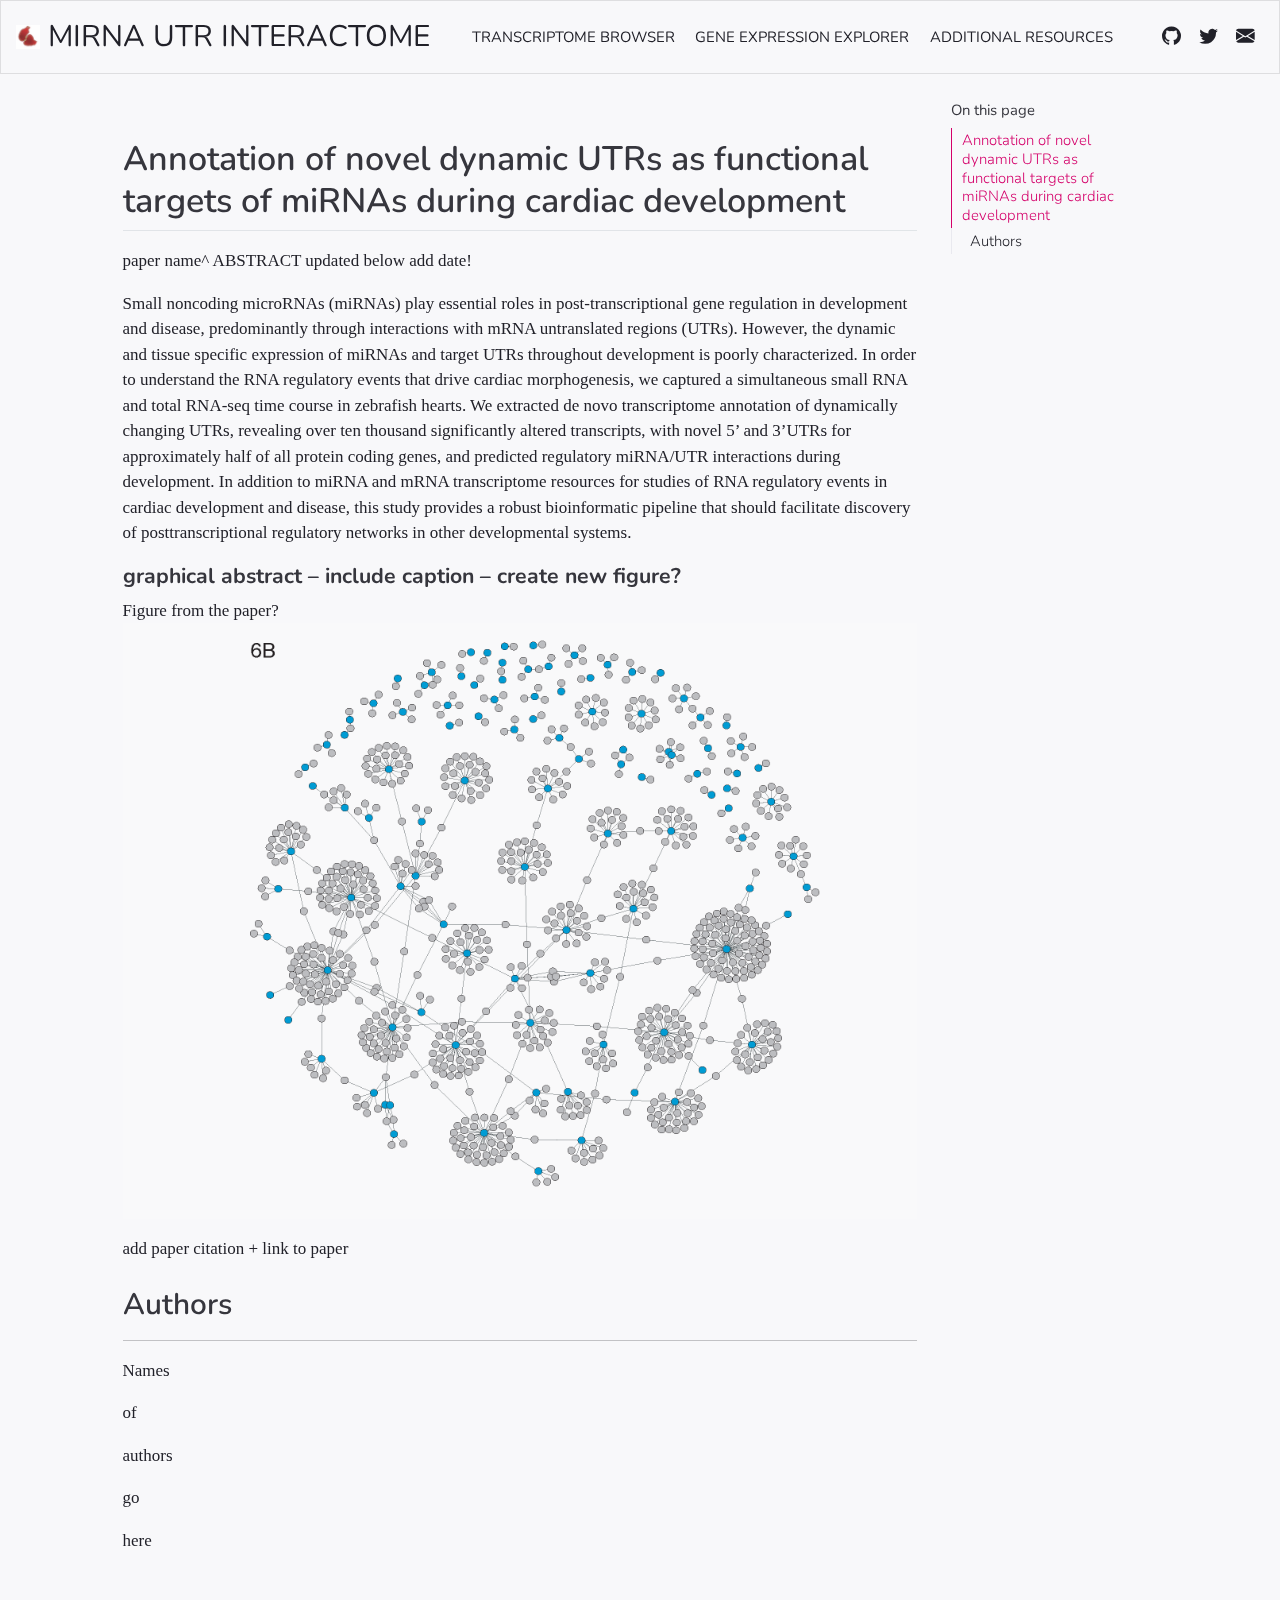
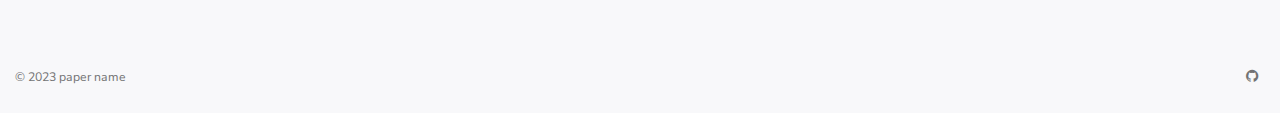
<file: docs/content/subpage.html>
<!DOCTYPE html>
<html xmlns="http://www.w3.org/1999/xhtml" lang="en" xml:lang="en"><head>

<meta charset="utf-8">
<meta name="generator" content="quarto-1.3.433">

<meta name="viewport" content="width=device-width, initial-scale=1.0, user-scalable=yes">


<title>miRNA UTR interactome – subpage</title>
<style>
code{white-space: pre-wrap;}
span.smallcaps{font-variant: small-caps;}
div.columns{display: flex; gap: min(4vw, 1.5em);}
div.column{flex: auto; overflow-x: auto;}
div.hanging-indent{margin-left: 1.5em; text-indent: -1.5em;}
ul.task-list{list-style: none;}
ul.task-list li input[type="checkbox"] {
  width: 0.8em;
  margin: 0 0.8em 0.2em -1em; /* quarto-specific, see https://github.com/quarto-dev/quarto-cli/issues/4556 */ 
  vertical-align: middle;
}
</style>


<script src="../site_libs/quarto-nav/quarto-nav.js"></script>
<script src="../site_libs/quarto-nav/headroom.min.js"></script>
<link href="..//images/favicon.png" rel="icon" type="image/png">
<script src="../site_libs/clipboard/clipboard.min.js"></script>
<script src="../site_libs/quarto-html/quarto.js"></script>
<script src="../site_libs/quarto-html/popper.min.js"></script>
<script src="../site_libs/quarto-html/tippy.umd.min.js"></script>
<script src="../site_libs/quarto-html/anchor.min.js"></script>
<link href="../site_libs/quarto-html/tippy.css" rel="stylesheet">
<link href="../site_libs/quarto-html/quarto-syntax-highlighting.css" rel="stylesheet" id="quarto-text-highlighting-styles">
<script src="../site_libs/bootstrap/bootstrap.min.js"></script>
<link href="../site_libs/bootstrap/bootstrap-icons.css" rel="stylesheet">
<link href="../site_libs/bootstrap/bootstrap.min.css" rel="stylesheet" id="quarto-bootstrap" data-mode="light">
<script id="quarto-search-options" type="application/json">{
  "language": {
    "search-no-results-text": "No results",
    "search-matching-documents-text": "matching documents",
    "search-copy-link-title": "Copy link to search",
    "search-hide-matches-text": "Hide additional matches",
    "search-more-match-text": "more match in this document",
    "search-more-matches-text": "more matches in this document",
    "search-clear-button-title": "Clear",
    "search-detached-cancel-button-title": "Cancel",
    "search-submit-button-title": "Submit",
    "search-label": "Search"
  }
}</script>
<style>html{ scroll-behavior: smooth; }</style>


</head>

<body class="nav-fixed">

<div id="quarto-search-results"></div>
  <header id="quarto-header" class="headroom fixed-top">
    <nav class="navbar navbar-expand-lg navbar-dark ">
      <div class="navbar-container container-fluid">
      <div class="navbar-brand-container">
    <a href="../index.html" class="navbar-brand navbar-brand-logo">
    <img src="../images/heart_img2.png" alt="Website logo image" class="navbar-logo">
    </a>
    <a class="navbar-brand" href="../index.html">
    <span class="navbar-title">miRNA UTR interactome</span>
    </a>
  </div>
          <button class="navbar-toggler" type="button" data-bs-toggle="collapse" data-bs-target="#navbarCollapse" aria-controls="navbarCollapse" aria-expanded="false" aria-label="Toggle navigation" onclick="if (window.quartoToggleHeadroom) { window.quartoToggleHeadroom(); }">
  <span class="navbar-toggler-icon"></span>
</button>
          <div class="collapse navbar-collapse" id="navbarCollapse">
            <ul class="navbar-nav navbar-nav-scroll me-auto">
  <li class="nav-item">
    <a class="nav-link" href="../content/j_browser.html" rel="" target="">
 <span class="menu-text">Transcriptome Browser</span></a>
  </li>  
  <li class="nav-item">
    <a class="nav-link" href="../content/cardiac_mirna.html" rel="" target="">
 <span class="menu-text">Gene Expression Explorer</span></a>
  </li>  
  <li class="nav-item">
    <a class="nav-link" href="../content/methods.html" rel="" target="">
 <span class="menu-text">Additional Resources</span></a>
  </li>  
</ul>
            <ul class="navbar-nav navbar-nav-scroll ms-auto">
  <li class="nav-item compact">
    <a class="nav-link" href="https://github.com/wiesehahn" rel="" target=""><i class="bi bi-github" role="img">
</i> 
 <span class="menu-text"></span></a>
  </li>  
  <li class="nav-item compact">
    <a class="nav-link" href="https://twitter.com/JensWiesehahn" rel="" target=""><i class="bi bi-twitter" role="img">
</i> 
 <span class="menu-text"></span></a>
  </li>  
  <li class="nav-item compact">
    <a class="nav-link" href="mailto::u1361808@utah.edu" rel="" target=""><i class="bi bi-envelope-fill" role="img">
</i> 
 <span class="menu-text"></span></a>
  </li>  
</ul>
            <div class="quarto-navbar-tools">
</div>
          </div> <!-- /navcollapse -->
      </div> <!-- /container-fluid -->
    </nav>
</header>
<!-- content -->
<div id="quarto-content" class="quarto-container page-columns page-rows-contents page-layout-full page-navbar">
<!-- sidebar -->
<!-- margin-sidebar -->
    <div id="quarto-margin-sidebar" class="sidebar margin-sidebar">
        <nav id="TOC" role="doc-toc" class="toc-active">
    <h2 id="toc-title">On this page</h2>
   
  <ul>
  <li><a href="#annotation-of-novel-dynamic-utrs-as-functional-targets-of-mirnas-during-cardiac-development" id="toc-annotation-of-novel-dynamic-utrs-as-functional-targets-of-mirnas-during-cardiac-development" class="nav-link active" data-scroll-target="#annotation-of-novel-dynamic-utrs-as-functional-targets-of-mirnas-during-cardiac-development">Annotation of novel dynamic UTRs as functional targets of miRNAs during cardiac development</a>
  <ul class="collapse">
  <li><a href="#authors" id="toc-authors" class="nav-link" data-scroll-target="#authors">Authors</a></li>
  </ul></li>
  </ul>
</nav>
    </div>
<!-- main -->
<main class="content column-page-left" id="quarto-document-content">



<section id="annotation-of-novel-dynamic-utrs-as-functional-targets-of-mirnas-during-cardiac-development" class="level2">
<h2 class="anchored" data-anchor-id="annotation-of-novel-dynamic-utrs-as-functional-targets-of-mirnas-during-cardiac-development">Annotation of novel dynamic UTRs as functional targets of miRNAs during cardiac development</h2>
<p>paper name^ ABSTRACT updated below add date!</p>
<p>Small noncoding microRNAs (miRNAs) play essential roles in post-transcriptional gene regulation in development and disease, predominantly through interactions with mRNA untranslated regions (UTRs). However, the dynamic and tissue specific expression of miRNAs and target UTRs throughout development is poorly characterized. In order to understand the RNA regulatory events that drive cardiac morphogenesis, we captured a simultaneous small RNA and total RNA-seq time course in zebrafish hearts. We extracted de novo transcriptome annotation of dynamically changing UTRs, revealing over ten thousand significantly altered transcripts, with novel 5’ and 3’UTRs for approximately half of all protein coding genes, and predicted regulatory miRNA/UTR interactions during development. In addition to miRNA and mRNA transcriptome resources for studies of RNA regulatory events in cardiac development and disease, this study provides a robust bioinformatic pipeline that should facilitate discovery of posttranscriptional regulatory networks in other developmental systems.</p>
<section id="graphical-abstract-include-caption-create-new-figure" class="level5">
<h5 class="anchored" data-anchor-id="graphical-abstract-include-caption-create-new-figure">graphical abstract – include caption – create new figure?</h5>
<p>Figure from the paper? <img src="../images/fig6B.png" class="img-fluid" alt="graphical abstract like photo"></p>
<p>add paper citation + link to paper</p>
</section>
<section id="authors" class="level3">
<h3 class="anchored" data-anchor-id="authors">Authors</h3>
<hr>
<p>Names</p>
<p>of</p>
<p>authors</p>
<p>go</p>
<p>here</p>


</section>
</section>

</main> <!-- /main -->
<script id="quarto-html-after-body" type="application/javascript">
window.document.addEventListener("DOMContentLoaded", function (event) {
  const toggleBodyColorMode = (bsSheetEl) => {
    const mode = bsSheetEl.getAttribute("data-mode");
    const bodyEl = window.document.querySelector("body");
    if (mode === "dark") {
      bodyEl.classList.add("quarto-dark");
      bodyEl.classList.remove("quarto-light");
    } else {
      bodyEl.classList.add("quarto-light");
      bodyEl.classList.remove("quarto-dark");
    }
  }
  const toggleBodyColorPrimary = () => {
    const bsSheetEl = window.document.querySelector("link#quarto-bootstrap");
    if (bsSheetEl) {
      toggleBodyColorMode(bsSheetEl);
    }
  }
  toggleBodyColorPrimary();  
  const icon = "";
  const anchorJS = new window.AnchorJS();
  anchorJS.options = {
    placement: 'right',
    icon: icon
  };
  anchorJS.add('.anchored');
  const isCodeAnnotation = (el) => {
    for (const clz of el.classList) {
      if (clz.startsWith('code-annotation-')) {                     
        return true;
      }
    }
    return false;
  }
  const clipboard = new window.ClipboardJS('.code-copy-button', {
    text: function(trigger) {
      const codeEl = trigger.previousElementSibling.cloneNode(true);
      for (const childEl of codeEl.children) {
        if (isCodeAnnotation(childEl)) {
          childEl.remove();
        }
      }
      return codeEl.innerText;
    }
  });
  clipboard.on('success', function(e) {
    // button target
    const button = e.trigger;
    // don't keep focus
    button.blur();
    // flash "checked"
    button.classList.add('code-copy-button-checked');
    var currentTitle = button.getAttribute("title");
    button.setAttribute("title", "Copied!");
    let tooltip;
    if (window.bootstrap) {
      button.setAttribute("data-bs-toggle", "tooltip");
      button.setAttribute("data-bs-placement", "left");
      button.setAttribute("data-bs-title", "Copied!");
      tooltip = new bootstrap.Tooltip(button, 
        { trigger: "manual", 
          customClass: "code-copy-button-tooltip",
          offset: [0, -8]});
      tooltip.show();    
    }
    setTimeout(function() {
      if (tooltip) {
        tooltip.hide();
        button.removeAttribute("data-bs-title");
        button.removeAttribute("data-bs-toggle");
        button.removeAttribute("data-bs-placement");
      }
      button.setAttribute("title", currentTitle);
      button.classList.remove('code-copy-button-checked');
    }, 1000);
    // clear code selection
    e.clearSelection();
  });
  function tippyHover(el, contentFn) {
    const config = {
      allowHTML: true,
      content: contentFn,
      maxWidth: 500,
      delay: 100,
      arrow: false,
      appendTo: function(el) {
          return el.parentElement;
      },
      interactive: true,
      interactiveBorder: 10,
      theme: 'quarto',
      placement: 'bottom-start'
    };
    window.tippy(el, config); 
  }
  const noterefs = window.document.querySelectorAll('a[role="doc-noteref"]');
  for (var i=0; i<noterefs.length; i++) {
    const ref = noterefs[i];
    tippyHover(ref, function() {
      // use id or data attribute instead here
      let href = ref.getAttribute('data-footnote-href') || ref.getAttribute('href');
      try { href = new URL(href).hash; } catch {}
      const id = href.replace(/^#\/?/, "");
      const note = window.document.getElementById(id);
      return note.innerHTML;
    });
  }
      let selectedAnnoteEl;
      const selectorForAnnotation = ( cell, annotation) => {
        let cellAttr = 'data-code-cell="' + cell + '"';
        let lineAttr = 'data-code-annotation="' +  annotation + '"';
        const selector = 'span[' + cellAttr + '][' + lineAttr + ']';
        return selector;
      }
      const selectCodeLines = (annoteEl) => {
        const doc = window.document;
        const targetCell = annoteEl.getAttribute("data-target-cell");
        const targetAnnotation = annoteEl.getAttribute("data-target-annotation");
        const annoteSpan = window.document.querySelector(selectorForAnnotation(targetCell, targetAnnotation));
        const lines = annoteSpan.getAttribute("data-code-lines").split(",");
        const lineIds = lines.map((line) => {
          return targetCell + "-" + line;
        })
        let top = null;
        let height = null;
        let parent = null;
        if (lineIds.length > 0) {
            //compute the position of the single el (top and bottom and make a div)
            const el = window.document.getElementById(lineIds[0]);
            top = el.offsetTop;
            height = el.offsetHeight;
            parent = el.parentElement.parentElement;
          if (lineIds.length > 1) {
            const lastEl = window.document.getElementById(lineIds[lineIds.length - 1]);
            const bottom = lastEl.offsetTop + lastEl.offsetHeight;
            height = bottom - top;
          }
          if (top !== null && height !== null && parent !== null) {
            // cook up a div (if necessary) and position it 
            let div = window.document.getElementById("code-annotation-line-highlight");
            if (div === null) {
              div = window.document.createElement("div");
              div.setAttribute("id", "code-annotation-line-highlight");
              div.style.position = 'absolute';
              parent.appendChild(div);
            }
            div.style.top = top - 2 + "px";
            div.style.height = height + 4 + "px";
            let gutterDiv = window.document.getElementById("code-annotation-line-highlight-gutter");
            if (gutterDiv === null) {
              gutterDiv = window.document.createElement("div");
              gutterDiv.setAttribute("id", "code-annotation-line-highlight-gutter");
              gutterDiv.style.position = 'absolute';
              const codeCell = window.document.getElementById(targetCell);
              const gutter = codeCell.querySelector('.code-annotation-gutter');
              gutter.appendChild(gutterDiv);
            }
            gutterDiv.style.top = top - 2 + "px";
            gutterDiv.style.height = height + 4 + "px";
          }
          selectedAnnoteEl = annoteEl;
        }
      };
      const unselectCodeLines = () => {
        const elementsIds = ["code-annotation-line-highlight", "code-annotation-line-highlight-gutter"];
        elementsIds.forEach((elId) => {
          const div = window.document.getElementById(elId);
          if (div) {
            div.remove();
          }
        });
        selectedAnnoteEl = undefined;
      };
      // Attach click handler to the DT
      const annoteDls = window.document.querySelectorAll('dt[data-target-cell]');
      for (const annoteDlNode of annoteDls) {
        annoteDlNode.addEventListener('click', (event) => {
          const clickedEl = event.target;
          if (clickedEl !== selectedAnnoteEl) {
            unselectCodeLines();
            const activeEl = window.document.querySelector('dt[data-target-cell].code-annotation-active');
            if (activeEl) {
              activeEl.classList.remove('code-annotation-active');
            }
            selectCodeLines(clickedEl);
            clickedEl.classList.add('code-annotation-active');
          } else {
            // Unselect the line
            unselectCodeLines();
            clickedEl.classList.remove('code-annotation-active');
          }
        });
      }
  const findCites = (el) => {
    const parentEl = el.parentElement;
    if (parentEl) {
      const cites = parentEl.dataset.cites;
      if (cites) {
        return {
          el,
          cites: cites.split(' ')
        };
      } else {
        return findCites(el.parentElement)
      }
    } else {
      return undefined;
    }
  };
  var bibliorefs = window.document.querySelectorAll('a[role="doc-biblioref"]');
  for (var i=0; i<bibliorefs.length; i++) {
    const ref = bibliorefs[i];
    const citeInfo = findCites(ref);
    if (citeInfo) {
      tippyHover(citeInfo.el, function() {
        var popup = window.document.createElement('div');
        citeInfo.cites.forEach(function(cite) {
          var citeDiv = window.document.createElement('div');
          citeDiv.classList.add('hanging-indent');
          citeDiv.classList.add('csl-entry');
          var biblioDiv = window.document.getElementById('ref-' + cite);
          if (biblioDiv) {
            citeDiv.innerHTML = biblioDiv.innerHTML;
          }
          popup.appendChild(citeDiv);
        });
        return popup.innerHTML;
      });
    }
  }
});
</script>
</div> <!-- /content -->
<footer class="footer">
  <div class="nav-footer">
    <div class="nav-footer-left">© 2023 paper name</div>   
    <div class="nav-footer-center">
      &nbsp;
    </div>
    <div class="nav-footer-right">
      <ul class="footer-items list-unstyled">
    <li class="nav-item compact">
    <a class="nav-link" href="https://github.com/wiesehahn/quarto_website_template">
      <i class="bi bi-github" role="img">
</i> 
    </a>
  </li>  
</ul>
    </div>
  </div>
</footer>



<script src="../site_libs/quarto-html/zenscroll-min.js"></script>
</body></html>
</file>
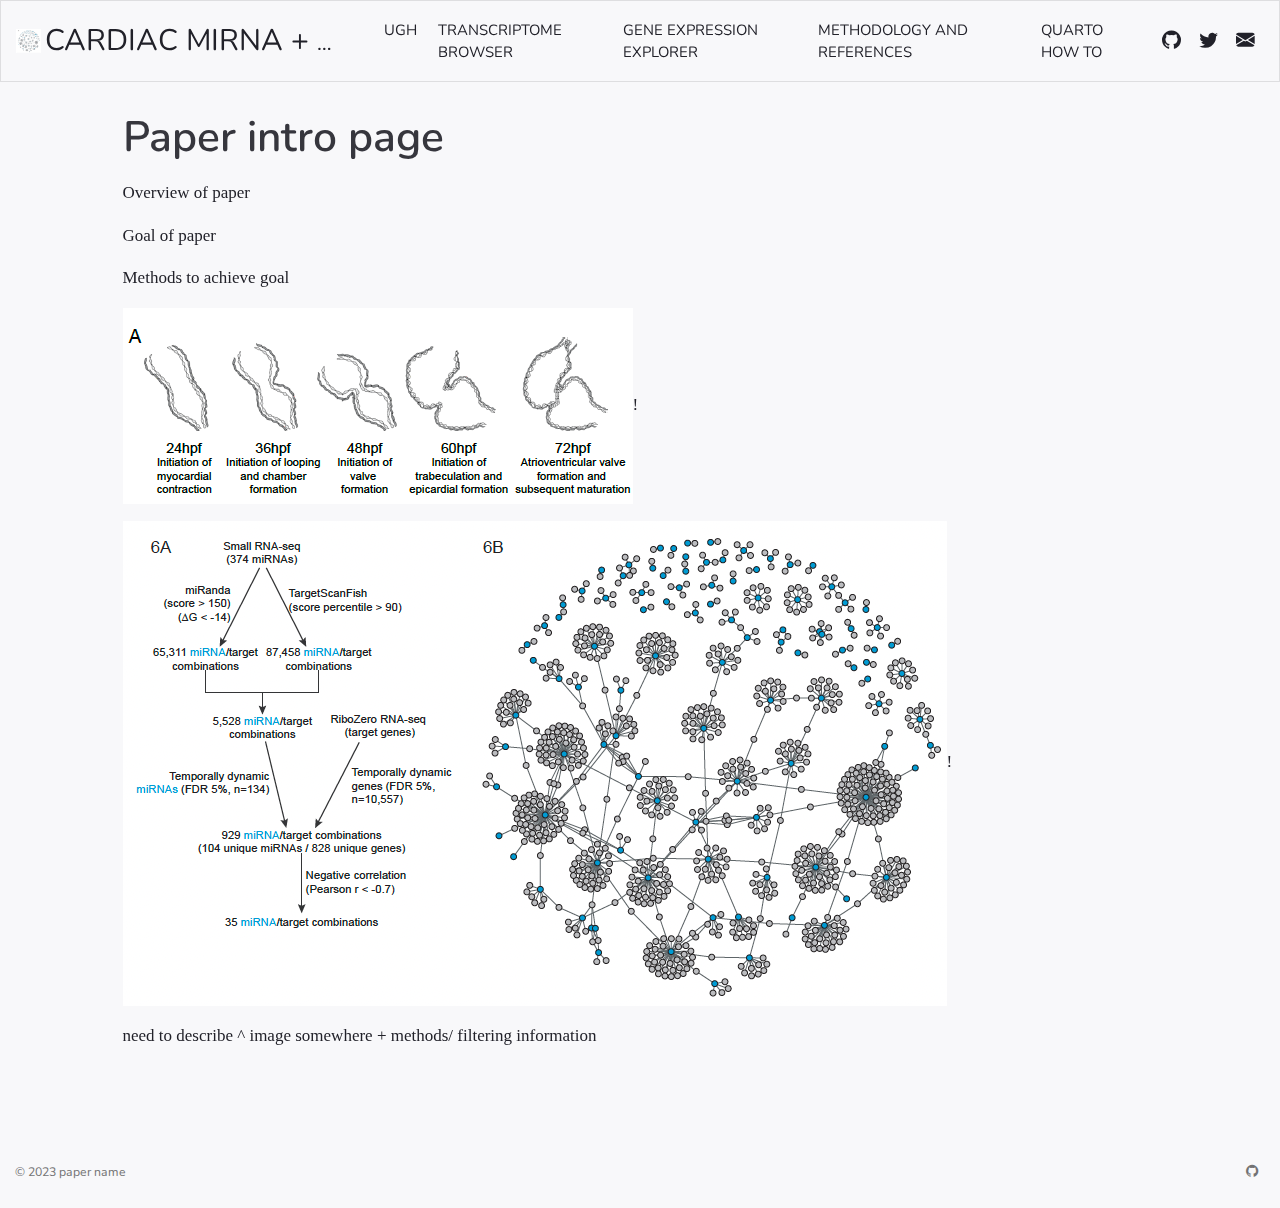
<file: docs/content/Summary.html>
<!DOCTYPE html>
<html xmlns="http://www.w3.org/1999/xhtml" lang="en" xml:lang="en"><head>

<meta charset="utf-8">
<meta name="generator" content="quarto-1.3.433">

<meta name="viewport" content="width=device-width, initial-scale=1.0, user-scalable=yes">


<title>Cardiac miRNA + UTRs - Paper intro page</title>
<style>
code{white-space: pre-wrap;}
span.smallcaps{font-variant: small-caps;}
div.columns{display: flex; gap: min(4vw, 1.5em);}
div.column{flex: auto; overflow-x: auto;}
div.hanging-indent{margin-left: 1.5em; text-indent: -1.5em;}
ul.task-list{list-style: none;}
ul.task-list li input[type="checkbox"] {
  width: 0.8em;
  margin: 0 0.8em 0.2em -1em; /* quarto-specific, see https://github.com/quarto-dev/quarto-cli/issues/4556 */ 
  vertical-align: middle;
}
</style>


<script src="../site_libs/quarto-nav/quarto-nav.js"></script>
<script src="../site_libs/quarto-nav/headroom.min.js"></script>
<link href="..//images/favicon.png" rel="icon" type="image/png">
<script src="../site_libs/clipboard/clipboard.min.js"></script>
<script src="../site_libs/quarto-html/quarto.js"></script>
<script src="../site_libs/quarto-html/popper.min.js"></script>
<script src="../site_libs/quarto-html/tippy.umd.min.js"></script>
<script src="../site_libs/quarto-html/anchor.min.js"></script>
<link href="../site_libs/quarto-html/tippy.css" rel="stylesheet">
<link href="../site_libs/quarto-html/quarto-syntax-highlighting.css" rel="stylesheet" id="quarto-text-highlighting-styles">
<script src="../site_libs/bootstrap/bootstrap.min.js"></script>
<link href="../site_libs/bootstrap/bootstrap-icons.css" rel="stylesheet">
<link href="../site_libs/bootstrap/bootstrap.min.css" rel="stylesheet" id="quarto-bootstrap" data-mode="light">
<script id="quarto-search-options" type="application/json">{
  "language": {
    "search-no-results-text": "No results",
    "search-matching-documents-text": "matching documents",
    "search-copy-link-title": "Copy link to search",
    "search-hide-matches-text": "Hide additional matches",
    "search-more-match-text": "more match in this document",
    "search-more-matches-text": "more matches in this document",
    "search-clear-button-title": "Clear",
    "search-detached-cancel-button-title": "Cancel",
    "search-submit-button-title": "Submit",
    "search-label": "Search"
  }
}</script>
<style>html{ scroll-behavior: smooth; }</style>


<meta property="og:title" content="Cardiac miRNA + UTRs - Paper intro page">
<meta property="og:description" content="">
<meta property="og:image" content="https://github.com/Madison-Wiffler/quarto_trial5/index.html/images/img6.png">
<meta property="og:site-name" content="Cardiac miRNA + UTRs">
<meta property="og:image:height" content="196">
<meta property="og:image:width" content="510">
<meta name="twitter:title" content="Cardiac miRNA + UTRs - Paper intro page">
<meta name="twitter:description" content="">
<meta name="twitter:image" content="https://github.com/Madison-Wiffler/quarto_trial5/index.html/images/img6.png">
<meta name="twitter:creator" content="@Madison Wiffler">
<meta name="twitter:image-height" content="196">
<meta name="twitter:image-width" content="510">
<meta name="twitter:card" content="summary_large_image">
</head>

<body class="nav-fixed">

<div id="quarto-search-results"></div>
  <header id="quarto-header" class="headroom fixed-top">
    <nav class="navbar navbar-expand-lg navbar-dark ">
      <div class="navbar-container container-fluid">
      <div class="navbar-brand-container">
    <a href="../index.html" class="navbar-brand navbar-brand-logo">
    <img src="../images/image3.png" alt="Website logo image" class="navbar-logo">
    </a>
    <a class="navbar-brand" href="../index.html">
    <span class="navbar-title">Cardiac miRNA + UTRs</span>
    </a>
  </div>
          <button class="navbar-toggler" type="button" data-bs-toggle="collapse" data-bs-target="#navbarCollapse" aria-controls="navbarCollapse" aria-expanded="false" aria-label="Toggle navigation" onclick="if (window.quartoToggleHeadroom) { window.quartoToggleHeadroom(); }">
  <span class="navbar-toggler-icon"></span>
</button>
          <div class="collapse navbar-collapse" id="navbarCollapse">
            <ul class="navbar-nav navbar-nav-scroll me-auto">
  <li class="nav-item">
    <a class="nav-link" href="../content/subpage.html" rel="" target="">
 <span class="menu-text">ugh</span></a>
  </li>  
  <li class="nav-item">
    <a class="nav-link" href="../content/j_browser.html" rel="" target="">
 <span class="menu-text">Transcriptome Browser</span></a>
  </li>  
  <li class="nav-item">
    <a class="nav-link" href="../content/cardiac_mirna.html" rel="" target="">
 <span class="menu-text">Gene Expression Explorer</span></a>
  </li>  
  <li class="nav-item">
    <a class="nav-link" href="../content/methods.html" rel="" target="">
 <span class="menu-text">Methodology and References</span></a>
  </li>  
  <li class="nav-item">
    <a class="nav-link" href="../content/index.html" rel="" target="">
 <span class="menu-text">quarto how to</span></a>
  </li>  
</ul>
            <ul class="navbar-nav navbar-nav-scroll ms-auto">
  <li class="nav-item compact">
    <a class="nav-link" href="https://github.com/wiesehahn" rel="" target=""><i class="bi bi-github" role="img">
</i> 
 <span class="menu-text"></span></a>
  </li>  
  <li class="nav-item compact">
    <a class="nav-link" href="https://twitter.com/JensWiesehahn" rel="" target=""><i class="bi bi-twitter" role="img">
</i> 
 <span class="menu-text"></span></a>
  </li>  
  <li class="nav-item compact">
    <a class="nav-link" href="mailto::u1361808@utah.edu" rel="" target=""><i class="bi bi-envelope-fill" role="img">
</i> 
 <span class="menu-text"></span></a>
  </li>  
</ul>
            <div class="quarto-navbar-tools">
</div>
          </div> <!-- /navcollapse -->
      </div> <!-- /container-fluid -->
    </nav>
</header>
<!-- content -->
<div id="quarto-content" class="quarto-container page-columns page-rows-contents page-layout-full page-navbar">
<!-- sidebar -->
<!-- margin-sidebar -->
    <div id="quarto-margin-sidebar" class="sidebar margin-sidebar zindex-bottom">
        
    </div>
<!-- main -->
<main class="content column-page" id="quarto-document-content">

<header id="title-block-header" class="quarto-title-block default">
<div class="quarto-title">
<h1 class="title">Paper intro page</h1>
</div>



<div class="quarto-title-meta">

    
  
    
  </div>
  

</header>

<p>Overview of paper</p>
<p>Goal of paper</p>
<p>Methods to achieve goal</p>
<p><img src="../images/img6.png" class="img-fluid" alt="insert caption">!</p>
<p><img src="../images/img5.png" class="img-fluid" alt="insert caption">!</p>
<p>need to describe ^ image somewhere + methods/ filtering information</p>



</main> <!-- /main -->
<script id="quarto-html-after-body" type="application/javascript">
window.document.addEventListener("DOMContentLoaded", function (event) {
  const toggleBodyColorMode = (bsSheetEl) => {
    const mode = bsSheetEl.getAttribute("data-mode");
    const bodyEl = window.document.querySelector("body");
    if (mode === "dark") {
      bodyEl.classList.add("quarto-dark");
      bodyEl.classList.remove("quarto-light");
    } else {
      bodyEl.classList.add("quarto-light");
      bodyEl.classList.remove("quarto-dark");
    }
  }
  const toggleBodyColorPrimary = () => {
    const bsSheetEl = window.document.querySelector("link#quarto-bootstrap");
    if (bsSheetEl) {
      toggleBodyColorMode(bsSheetEl);
    }
  }
  toggleBodyColorPrimary();  
  const icon = "";
  const anchorJS = new window.AnchorJS();
  anchorJS.options = {
    placement: 'right',
    icon: icon
  };
  anchorJS.add('.anchored');
  const isCodeAnnotation = (el) => {
    for (const clz of el.classList) {
      if (clz.startsWith('code-annotation-')) {                     
        return true;
      }
    }
    return false;
  }
  const clipboard = new window.ClipboardJS('.code-copy-button', {
    text: function(trigger) {
      const codeEl = trigger.previousElementSibling.cloneNode(true);
      for (const childEl of codeEl.children) {
        if (isCodeAnnotation(childEl)) {
          childEl.remove();
        }
      }
      return codeEl.innerText;
    }
  });
  clipboard.on('success', function(e) {
    // button target
    const button = e.trigger;
    // don't keep focus
    button.blur();
    // flash "checked"
    button.classList.add('code-copy-button-checked');
    var currentTitle = button.getAttribute("title");
    button.setAttribute("title", "Copied!");
    let tooltip;
    if (window.bootstrap) {
      button.setAttribute("data-bs-toggle", "tooltip");
      button.setAttribute("data-bs-placement", "left");
      button.setAttribute("data-bs-title", "Copied!");
      tooltip = new bootstrap.Tooltip(button, 
        { trigger: "manual", 
          customClass: "code-copy-button-tooltip",
          offset: [0, -8]});
      tooltip.show();    
    }
    setTimeout(function() {
      if (tooltip) {
        tooltip.hide();
        button.removeAttribute("data-bs-title");
        button.removeAttribute("data-bs-toggle");
        button.removeAttribute("data-bs-placement");
      }
      button.setAttribute("title", currentTitle);
      button.classList.remove('code-copy-button-checked');
    }, 1000);
    // clear code selection
    e.clearSelection();
  });
  function tippyHover(el, contentFn) {
    const config = {
      allowHTML: true,
      content: contentFn,
      maxWidth: 500,
      delay: 100,
      arrow: false,
      appendTo: function(el) {
          return el.parentElement;
      },
      interactive: true,
      interactiveBorder: 10,
      theme: 'quarto',
      placement: 'bottom-start'
    };
    window.tippy(el, config); 
  }
  const noterefs = window.document.querySelectorAll('a[role="doc-noteref"]');
  for (var i=0; i<noterefs.length; i++) {
    const ref = noterefs[i];
    tippyHover(ref, function() {
      // use id or data attribute instead here
      let href = ref.getAttribute('data-footnote-href') || ref.getAttribute('href');
      try { href = new URL(href).hash; } catch {}
      const id = href.replace(/^#\/?/, "");
      const note = window.document.getElementById(id);
      return note.innerHTML;
    });
  }
      let selectedAnnoteEl;
      const selectorForAnnotation = ( cell, annotation) => {
        let cellAttr = 'data-code-cell="' + cell + '"';
        let lineAttr = 'data-code-annotation="' +  annotation + '"';
        const selector = 'span[' + cellAttr + '][' + lineAttr + ']';
        return selector;
      }
      const selectCodeLines = (annoteEl) => {
        const doc = window.document;
        const targetCell = annoteEl.getAttribute("data-target-cell");
        const targetAnnotation = annoteEl.getAttribute("data-target-annotation");
        const annoteSpan = window.document.querySelector(selectorForAnnotation(targetCell, targetAnnotation));
        const lines = annoteSpan.getAttribute("data-code-lines").split(",");
        const lineIds = lines.map((line) => {
          return targetCell + "-" + line;
        })
        let top = null;
        let height = null;
        let parent = null;
        if (lineIds.length > 0) {
            //compute the position of the single el (top and bottom and make a div)
            const el = window.document.getElementById(lineIds[0]);
            top = el.offsetTop;
            height = el.offsetHeight;
            parent = el.parentElement.parentElement;
          if (lineIds.length > 1) {
            const lastEl = window.document.getElementById(lineIds[lineIds.length - 1]);
            const bottom = lastEl.offsetTop + lastEl.offsetHeight;
            height = bottom - top;
          }
          if (top !== null && height !== null && parent !== null) {
            // cook up a div (if necessary) and position it 
            let div = window.document.getElementById("code-annotation-line-highlight");
            if (div === null) {
              div = window.document.createElement("div");
              div.setAttribute("id", "code-annotation-line-highlight");
              div.style.position = 'absolute';
              parent.appendChild(div);
            }
            div.style.top = top - 2 + "px";
            div.style.height = height + 4 + "px";
            let gutterDiv = window.document.getElementById("code-annotation-line-highlight-gutter");
            if (gutterDiv === null) {
              gutterDiv = window.document.createElement("div");
              gutterDiv.setAttribute("id", "code-annotation-line-highlight-gutter");
              gutterDiv.style.position = 'absolute';
              const codeCell = window.document.getElementById(targetCell);
              const gutter = codeCell.querySelector('.code-annotation-gutter');
              gutter.appendChild(gutterDiv);
            }
            gutterDiv.style.top = top - 2 + "px";
            gutterDiv.style.height = height + 4 + "px";
          }
          selectedAnnoteEl = annoteEl;
        }
      };
      const unselectCodeLines = () => {
        const elementsIds = ["code-annotation-line-highlight", "code-annotation-line-highlight-gutter"];
        elementsIds.forEach((elId) => {
          const div = window.document.getElementById(elId);
          if (div) {
            div.remove();
          }
        });
        selectedAnnoteEl = undefined;
      };
      // Attach click handler to the DT
      const annoteDls = window.document.querySelectorAll('dt[data-target-cell]');
      for (const annoteDlNode of annoteDls) {
        annoteDlNode.addEventListener('click', (event) => {
          const clickedEl = event.target;
          if (clickedEl !== selectedAnnoteEl) {
            unselectCodeLines();
            const activeEl = window.document.querySelector('dt[data-target-cell].code-annotation-active');
            if (activeEl) {
              activeEl.classList.remove('code-annotation-active');
            }
            selectCodeLines(clickedEl);
            clickedEl.classList.add('code-annotation-active');
          } else {
            // Unselect the line
            unselectCodeLines();
            clickedEl.classList.remove('code-annotation-active');
          }
        });
      }
  const findCites = (el) => {
    const parentEl = el.parentElement;
    if (parentEl) {
      const cites = parentEl.dataset.cites;
      if (cites) {
        return {
          el,
          cites: cites.split(' ')
        };
      } else {
        return findCites(el.parentElement)
      }
    } else {
      return undefined;
    }
  };
  var bibliorefs = window.document.querySelectorAll('a[role="doc-biblioref"]');
  for (var i=0; i<bibliorefs.length; i++) {
    const ref = bibliorefs[i];
    const citeInfo = findCites(ref);
    if (citeInfo) {
      tippyHover(citeInfo.el, function() {
        var popup = window.document.createElement('div');
        citeInfo.cites.forEach(function(cite) {
          var citeDiv = window.document.createElement('div');
          citeDiv.classList.add('hanging-indent');
          citeDiv.classList.add('csl-entry');
          var biblioDiv = window.document.getElementById('ref-' + cite);
          if (biblioDiv) {
            citeDiv.innerHTML = biblioDiv.innerHTML;
          }
          popup.appendChild(citeDiv);
        });
        return popup.innerHTML;
      });
    }
  }
});
</script>
</div> <!-- /content -->
<footer class="footer">
  <div class="nav-footer">
    <div class="nav-footer-left">© 2023 paper name</div>   
    <div class="nav-footer-center">
      &nbsp;
    </div>
    <div class="nav-footer-right">
      <ul class="footer-items list-unstyled">
    <li class="nav-item compact">
    <a class="nav-link" href="https://github.com/wiesehahn/quarto_website_template">
      <i class="bi bi-github" role="img">
</i> 
    </a>
  </li>  
</ul>
    </div>
  </div>
</footer>



<script src="../site_libs/quarto-html/zenscroll-min.js"></script>
</body></html>
</file>
<file: docs/site_libs/quarto-html/tippy.css>
.tippy-box[data-animation=fade][data-state=hidden]{opacity:0}[data-tippy-root]{max-width:calc(100vw - 10px)}.tippy-box{position:relative;background-color:#333;color:#fff;border-radius:4px;font-size:14px;line-height:1.4;white-space:normal;outline:0;transition-property:transform,visibility,opacity}.tippy-box[data-placement^=top]>.tippy-arrow{bottom:0}.tippy-box[data-placement^=top]>.tippy-arrow:before{bottom:-7px;left:0;border-width:8px 8px 0;border-top-color:initial;transform-origin:center top}.tippy-box[data-placement^=bottom]>.tippy-arrow{top:0}.tippy-box[data-placement^=bottom]>.tippy-arrow:before{top:-7px;left:0;border-width:0 8px 8px;border-bottom-color:initial;transform-origin:center bottom}.tippy-box[data-placement^=left]>.tippy-arrow{right:0}.tippy-box[data-placement^=left]>.tippy-arrow:before{border-width:8px 0 8px 8px;border-left-color:initial;right:-7px;transform-origin:center left}.tippy-box[data-placement^=right]>.tippy-arrow{left:0}.tippy-box[data-placement^=right]>.tippy-arrow:before{left:-7px;border-width:8px 8px 8px 0;border-right-color:initial;transform-origin:center right}.tippy-box[data-inertia][data-state=visible]{transition-timing-function:cubic-bezier(.54,1.5,.38,1.11)}.tippy-arrow{width:16px;height:16px;color:#333}.tippy-arrow:before{content:"";position:absolute;border-color:transparent;border-style:solid}.tippy-content{position:relative;padding:5px 9px;z-index:1}
</file>
<file: docs/site_libs/quarto-html/quarto-syntax-highlighting.css>
/* quarto syntax highlight colors */
:root {
  --quarto-hl-ot-color: #003B4F;
  --quarto-hl-at-color: #657422;
  --quarto-hl-ss-color: #20794D;
  --quarto-hl-an-color: #5E5E5E;
  --quarto-hl-fu-color: #4758AB;
  --quarto-hl-st-color: #20794D;
  --quarto-hl-cf-color: #003B4F;
  --quarto-hl-op-color: #5E5E5E;
  --quarto-hl-er-color: #AD0000;
  --quarto-hl-bn-color: #AD0000;
  --quarto-hl-al-color: #AD0000;
  --quarto-hl-va-color: #111111;
  --quarto-hl-bu-color: inherit;
  --quarto-hl-ex-color: inherit;
  --quarto-hl-pp-color: #AD0000;
  --quarto-hl-in-color: #5E5E5E;
  --quarto-hl-vs-color: #20794D;
  --quarto-hl-wa-color: #5E5E5E;
  --quarto-hl-do-color: #5E5E5E;
  --quarto-hl-im-color: #00769E;
  --quarto-hl-ch-color: #20794D;
  --quarto-hl-dt-color: #AD0000;
  --quarto-hl-fl-color: #AD0000;
  --quarto-hl-co-color: #5E5E5E;
  --quarto-hl-cv-color: #5E5E5E;
  --quarto-hl-cn-color: #8f5902;
  --quarto-hl-sc-color: #5E5E5E;
  --quarto-hl-dv-color: #AD0000;
  --quarto-hl-kw-color: #003B4F;
}

/* other quarto variables */
:root {
  --quarto-font-monospace: SFMono-Regular, Menlo, Monaco, Consolas, "Liberation Mono", "Courier New", monospace;
}

pre > code.sourceCode > span {
  color: #003B4F;
}

code span {
  color: #003B4F;
}

code.sourceCode > span {
  color: #003B4F;
}

div.sourceCode,
div.sourceCode pre.sourceCode {
  color: #003B4F;
}

code span.ot {
  color: #003B4F;
  font-style: inherit;
}

code span.at {
  color: #657422;
  font-style: inherit;
}

code span.ss {
  color: #20794D;
  font-style: inherit;
}

code span.an {
  color: #5E5E5E;
  font-style: inherit;
}

code span.fu {
  color: #4758AB;
  font-style: inherit;
}

code span.st {
  color: #20794D;
  font-style: inherit;
}

code span.cf {
  color: #003B4F;
  font-style: inherit;
}

code span.op {
  color: #5E5E5E;
  font-style: inherit;
}

code span.er {
  color: #AD0000;
  font-style: inherit;
}

code span.bn {
  color: #AD0000;
  font-style: inherit;
}

code span.al {
  color: #AD0000;
  font-style: inherit;
}

code span.va {
  color: #111111;
  font-style: inherit;
}

code span.bu {
  font-style: inherit;
}

code span.ex {
  font-style: inherit;
}

code span.pp {
  color: #AD0000;
  font-style: inherit;
}

code span.in {
  color: #5E5E5E;
  font-style: inherit;
}

code span.vs {
  color: #20794D;
  font-style: inherit;
}

code span.wa {
  color: #5E5E5E;
  font-style: italic;
}

code span.do {
  color: #5E5E5E;
  font-style: italic;
}

code span.im {
  color: #00769E;
  font-style: inherit;
}

code span.ch {
  color: #20794D;
  font-style: inherit;
}

code span.dt {
  color: #AD0000;
  font-style: inherit;
}

code span.fl {
  color: #AD0000;
  font-style: inherit;
}

code span.co {
  color: #5E5E5E;
  font-style: inherit;
}

code span.cv {
  color: #5E5E5E;
  font-style: italic;
}

code span.cn {
  color: #8f5902;
  font-style: inherit;
}

code span.sc {
  color: #5E5E5E;
  font-style: inherit;
}

code span.dv {
  color: #AD0000;
  font-style: inherit;
}

code span.kw {
  color: #003B4F;
  font-style: inherit;
}

.prevent-inlining {
  content: "</";
}

/*# sourceMappingURL=debc5d5d77c3f9108843748ff7464032.css.map */
</file>
